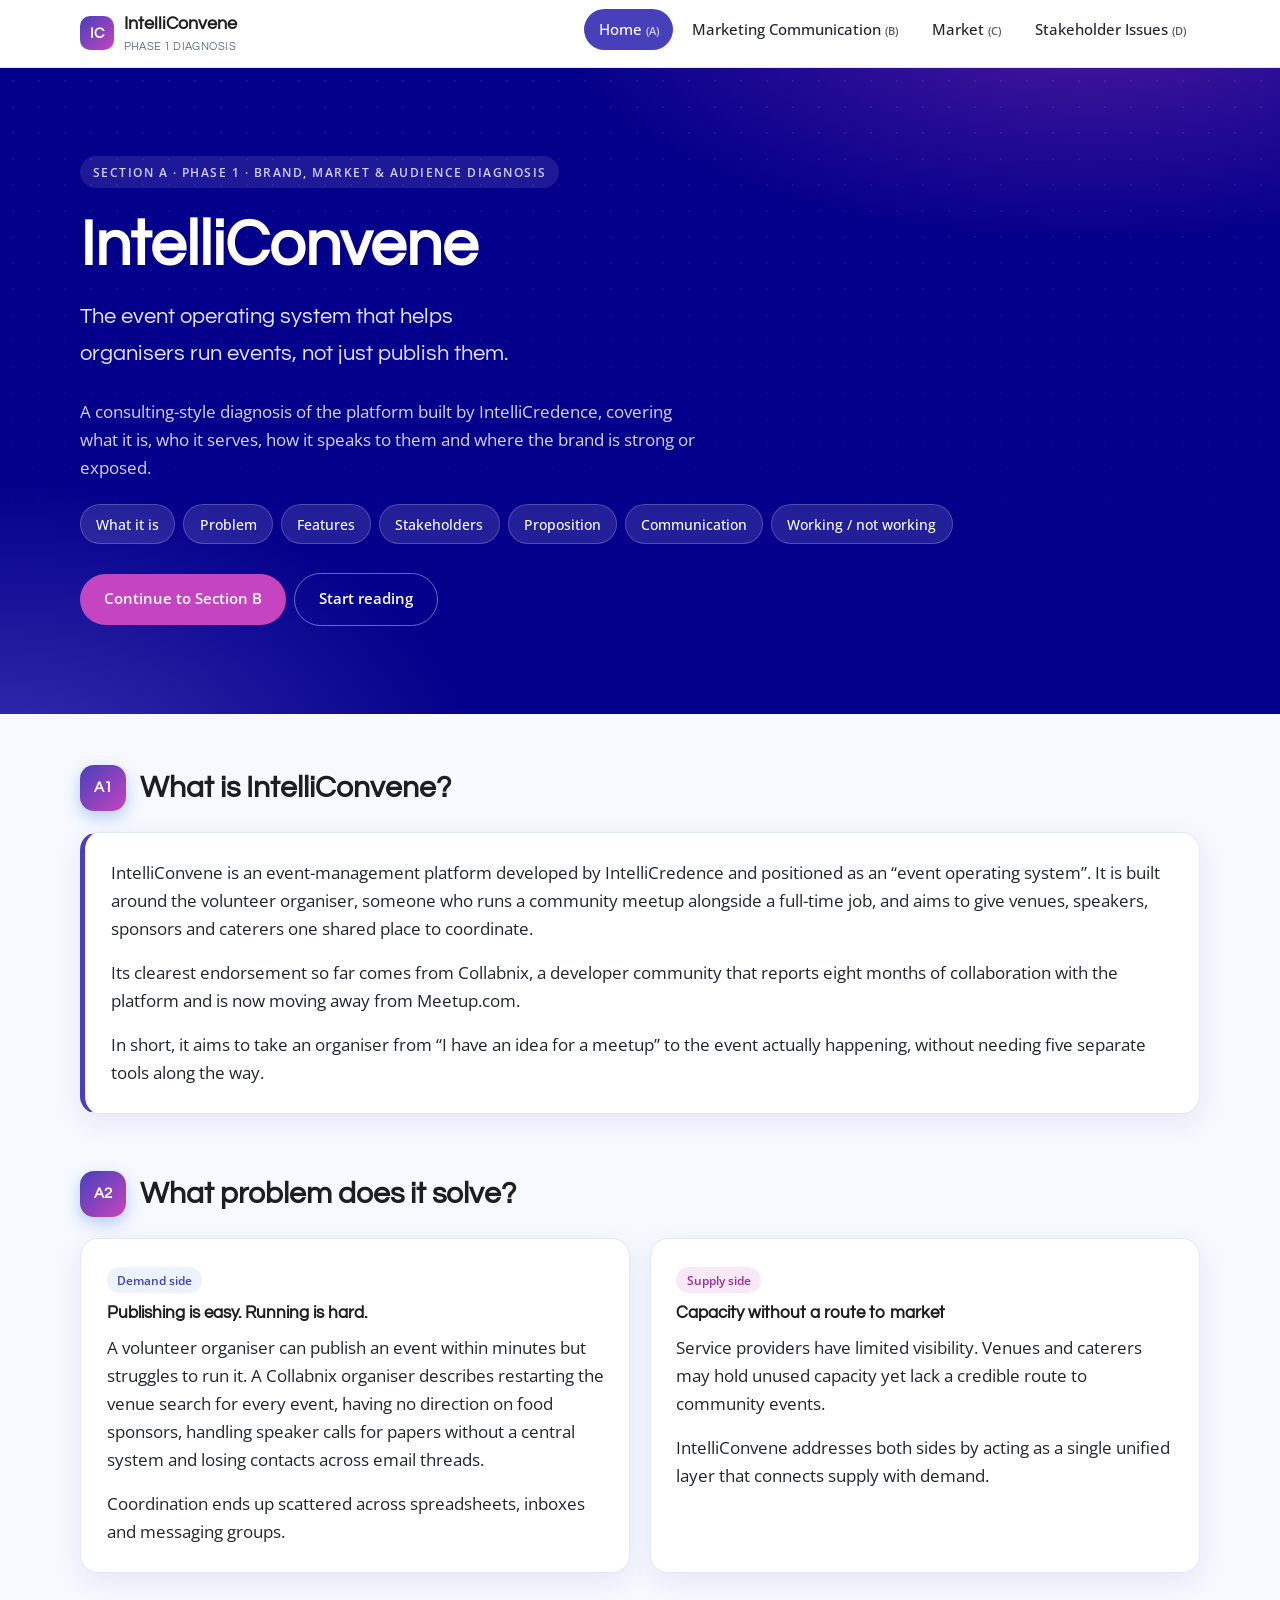
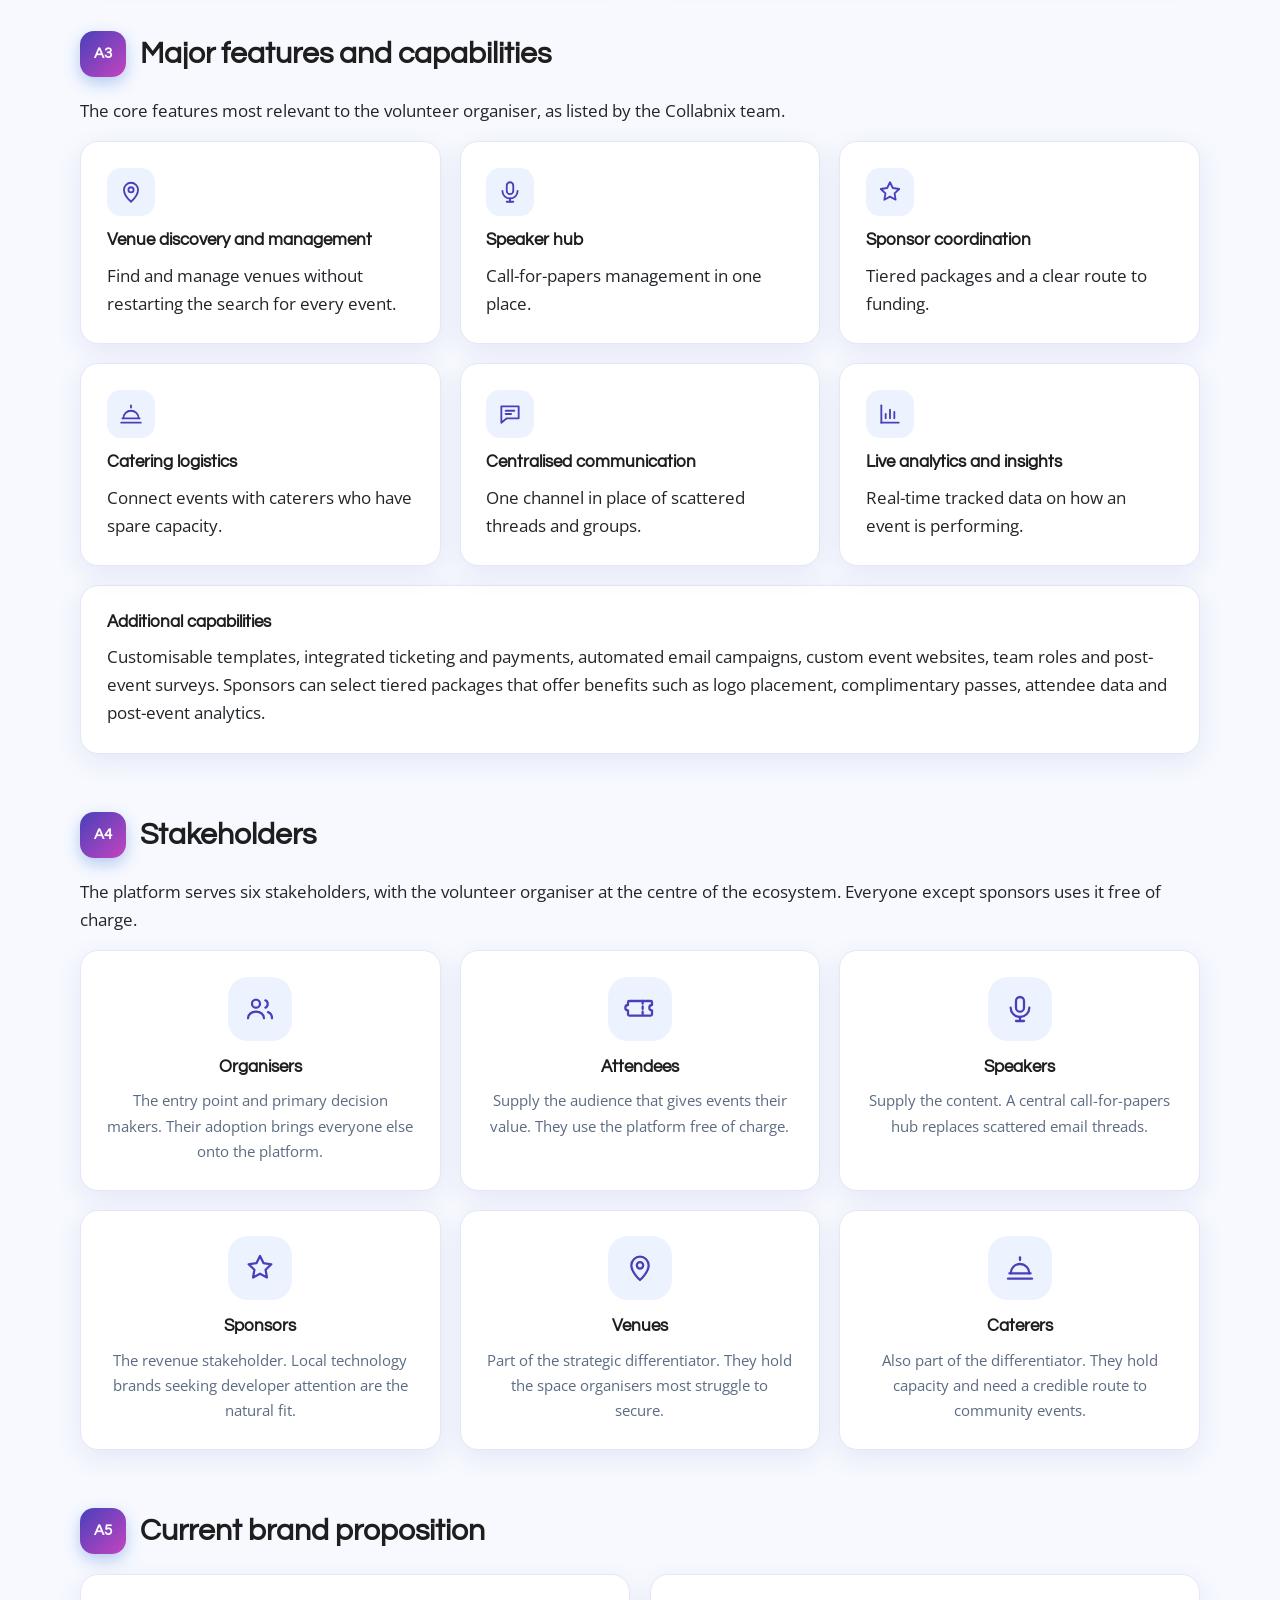
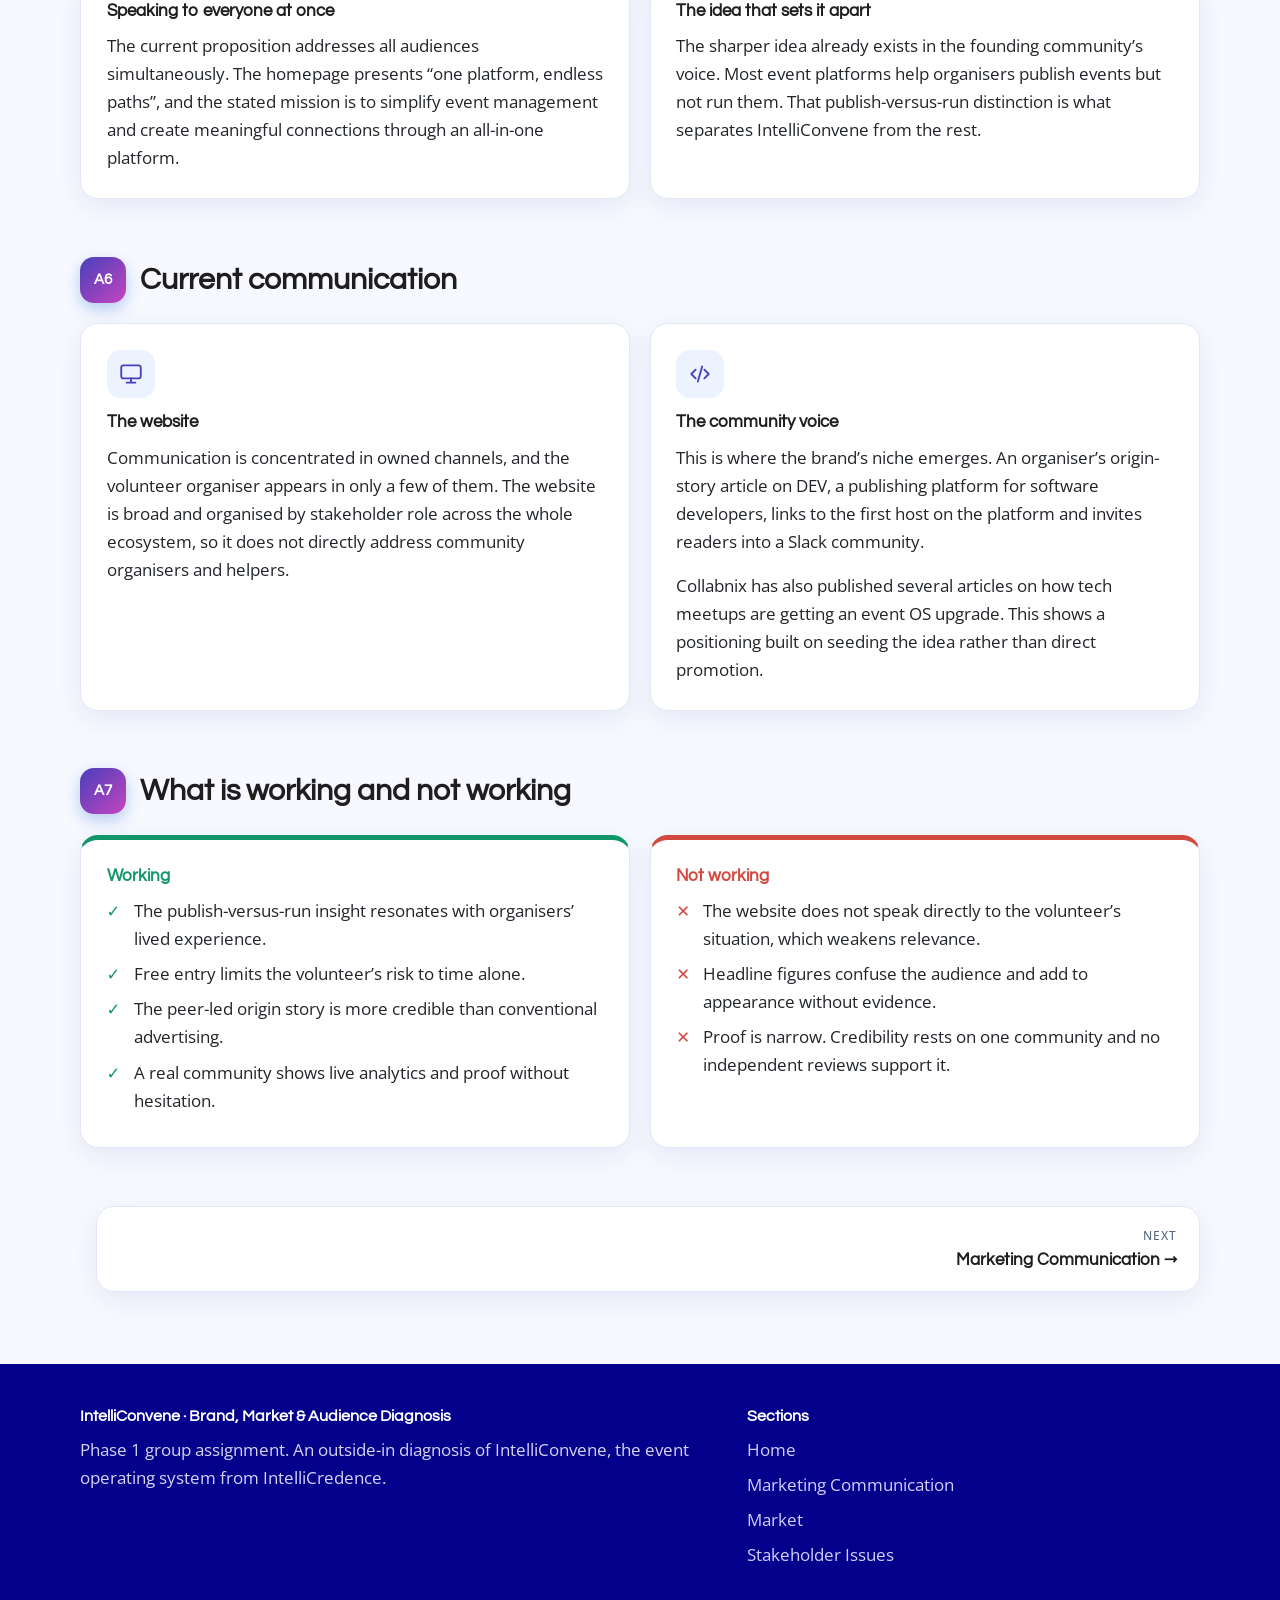
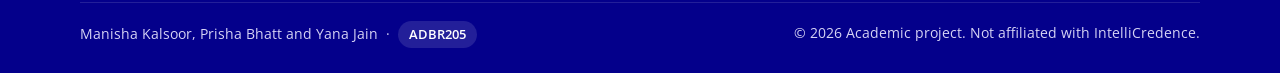
<file: index.html>
<!DOCTYPE html>
<html lang="en">
<head>
<meta charset="utf-8">
<meta name="viewport" content="width=device-width, initial-scale=1">
<title>IntelliConvene | Brand, Market & Audience Diagnosis (ADBR205)</title>
<meta name="description" content="Phase 1 group assignment diagnosing the brand, market and audience of IntelliConvene by IntelliCredence.">
<meta name="theme-color" content="#04008b">
<link rel="icon" href="favicon.svg" type="image/svg+xml">
<link rel="preconnect" href="https://fonts.googleapis.com">
<link rel="preconnect" href="https://fonts.gstatic.com" crossorigin>
<link href="https://fonts.googleapis.com/css2?family=Open+Sans:wght@400;500;600&family=Questrial&display=swap" rel="stylesheet">
<link rel="stylesheet" href="style.css">
</head>
<body>
<a class="skip" href="#main">Skip to content</a>
<div class="progress" aria-hidden="true"></div>
<header class="nav" role="banner"><div class="wrap">
<a class="brand" href="index.html" aria-label="IntelliConvene Phase 1 home"><span class="brand-mark">IC</span><span>IntelliConvene<small>PHASE 1 DIAGNOSIS</small></span></a>
<button class="menu-btn" aria-label="Toggle menu" aria-expanded="false" aria-controls="menu"><span></span></button>
<ul class="nav-links" id="menu"><li><a href="index.html" class="active" aria-current="page">Home<span class="tag">(A)</span></a></li><li><a href="marketing.html">Marketing Communication<span class="tag">(B)</span></a></li><li><a href="market.html">Market<span class="tag">(C)</span></a></li><li><a href="stakeholders.html">Stakeholder Issues<span class="tag">(D)</span></a></li></ul></div></header>
<section class="hero"><div class="wrap">
<span class="eyebrow">Section A · Phase 1 · Brand, Market &amp; Audience Diagnosis</span>
<h1>IntelliConvene</h1>
<p class="tagline">The event operating system that helps organisers run events, not just publish them.</p>
<p class="lead">A consulting-style diagnosis of the platform built by IntelliCredence, covering what it is, who it serves, how it speaks to them and where the brand is strong or exposed.</p>
<div class="chips">
<a class="chip" href="#what">What it is</a><a class="chip" href="#problem">Problem</a><a class="chip" href="#features">Features</a><a class="chip" href="#stakeholders">Stakeholders</a><a class="chip" href="#proposition">Proposition</a><a class="chip" href="#communication">Communication</a><a class="chip" href="#verdict">Working / not working</a>
</div>
<p style="margin-top:1.8rem"><a class="btn" href="marketing.html">Continue to Section B</a><a class="btn ghost" href="#what">Start reading</a></p>
</div></section>
<main id="main">
<section class="block" id="what"><div class="wrap">
<div class="block-head" data-reveal><span class="num">A1</span><h2>What is IntelliConvene?</h2></div>

<div class="card lead-card flat" data-reveal>
<p>IntelliConvene is an event-management platform developed by IntelliCredence and positioned as an &ldquo;event operating system&rdquo;. It is built around the volunteer organiser, someone who runs a community meetup alongside a full-time job, and aims to give venues, speakers, sponsors and caterers one shared place to coordinate.</p>
<p>Its clearest endorsement so far comes from Collabnix, a developer community that reports eight months of collaboration with the platform and is now moving away from Meetup.com.</p>
<p>In short, it aims to take an organiser from &ldquo;I have an idea for a meetup&rdquo; to the event actually happening, without needing five separate tools along the way.</p>
</div>
</div></section><section class="block" id="problem"><div class="wrap">
<div class="block-head" data-reveal><span class="num">A2</span><h2>What problem does it solve?</h2></div>

<div class="grid g2">
<div class="card" data-reveal><span class="pill blue">Demand side</span><h3>Publishing is easy. Running is hard.</h3>
<p>A volunteer organiser can publish an event within minutes but struggles to run it. A Collabnix organiser describes restarting the venue search for every event, having no direction on food sponsors, handling speaker calls for papers without a central system and losing contacts across email threads.</p>
<p>Coordination ends up scattered across spreadsheets, inboxes and messaging groups.</p></div>
<div class="card" data-reveal style="--d:.1s"><span class="pill">Supply side</span><h3>Capacity without a route to market</h3>
<p>Service providers have limited visibility. Venues and caterers may hold unused capacity yet lack a credible route to community events.</p>
<p>IntelliConvene addresses both sides by acting as a single unified layer that connects supply with demand.</p></div>
</div>
</div></section><section class="block" id="features"><div class="wrap">
<div class="block-head" data-reveal><span class="num">A3</span><h2>Major features and capabilities</h2></div>

<p data-reveal>The core features most relevant to the volunteer organiser, as listed by the Collabnix team.</p>
<div class="grid g3"><div class="card" data-reveal style="--d:0.00s"><span class="icon-badge" aria-hidden="true"><svg viewBox="0 0 24 24"><path d="M12 21s-6.5-5.6-6.5-11a6.5 6.5 0 0 1 13 0c0 5.4-6.5 11-6.5 11z"/><circle cx="12" cy="10" r="2.4"/></svg></span><h3>Venue discovery and management</h3><p>Find and manage venues without restarting the search for every event.</p></div><div class="card" data-reveal style="--d:0.07s"><span class="icon-badge" aria-hidden="true"><svg viewBox="0 0 24 24"><rect x="9" y="3" width="6" height="11" rx="3"/><path d="M5 11a7 7 0 0 0 14 0"/><path d="M12 18v3"/><path d="M9 21h6"/></svg></span><h3>Speaker hub</h3><p>Call-for-papers management in one place.</p></div><div class="card" data-reveal style="--d:0.14s"><span class="icon-badge" aria-hidden="true"><svg viewBox="0 0 24 24"><path d="M12 3l2.6 5.3 5.9.9-4.3 4.1 1 5.8L12 16.3 6.8 19.1l1-5.8L3.5 9.2l5.9-.9z"/></svg></span><h3>Sponsor coordination</h3><p>Tiered packages and a clear route to funding.</p></div><div class="card" data-reveal style="--d:0.21s"><span class="icon-badge" aria-hidden="true"><svg viewBox="0 0 24 24"><path d="M4 16h16"/><path d="M5 16a7 7 0 0 1 14 0"/><path d="M12 6V4"/><path d="M3 20h18"/></svg></span><h3>Catering logistics</h3><p>Connect events with caterers who have spare capacity.</p></div><div class="card" data-reveal style="--d:0.28s"><span class="icon-badge" aria-hidden="true"><svg viewBox="0 0 24 24"><path d="M4 5h16v11H9l-5 4z"/><path d="M8 9h8M8 12h5"/></svg></span><h3>Centralised communication</h3><p>One channel in place of scattered threads and groups.</p></div><div class="card" data-reveal style="--d:0.35s"><span class="icon-badge" aria-hidden="true"><svg viewBox="0 0 24 24"><path d="M4 20V4"/><path d="M4 20h16"/><path d="M8 16v-4M12 16V8M16 16v-6"/></svg></span><h3>Live analytics and insights</h3><p>Real-time tracked data on how an event is performing.</p></div></div>
<div class="card flat" style="margin-top:1.2rem" data-reveal><h3>Additional capabilities</h3>
<p>Customisable templates, integrated ticketing and payments, automated email campaigns, custom event websites, team roles and post-event surveys. Sponsors can select tiered packages that offer benefits such as logo placement, complimentary passes, attendee data and post-event analytics.</p></div>
</div></section><section class="block" id="stakeholders"><div class="wrap">
<div class="block-head" data-reveal><span class="num">A4</span><h2>Stakeholders</h2></div>

<p data-reveal>The platform serves six stakeholders, with the volunteer organiser at the centre of the ecosystem. Everyone except sponsors uses it free of charge.</p>
<div class="grid g3 stake-grid"><div class="card stake" data-reveal style="--d:0.00s"><span class="icon-badge" aria-hidden="true"><svg viewBox="0 0 24 24"><path d="M9 11a3 3 0 1 0 0-6 3 3 0 0 0 0 6z"/><path d="M3 19c0-3 2.7-5 6-5s6 2 6 5"/><path d="M16 5.5a3 3 0 0 1 0 5.5"/><path d="M18 14.3c1.8.6 3 2.2 3 4.7"/></svg></span><h3>Organisers</h3><p>The entry point and primary decision makers. Their adoption brings everyone else onto the platform.</p></div><div class="card stake" data-reveal style="--d:0.07s"><span class="icon-badge" aria-hidden="true"><svg viewBox="0 0 24 24"><path d="M3 9a2 2 0 0 0 0 4v3a1 1 0 0 0 1 1h16a1 1 0 0 0 1-1v-3a2 2 0 0 1 0-4V7a1 1 0 0 0-1-1H4a1 1 0 0 0-1 1z"/><path d="M14 6v12" stroke-dasharray="2 2"/></svg></span><h3>Attendees</h3><p>Supply the audience that gives events their value. They use the platform free of charge.</p></div><div class="card stake" data-reveal style="--d:0.14s"><span class="icon-badge" aria-hidden="true"><svg viewBox="0 0 24 24"><rect x="9" y="3" width="6" height="11" rx="3"/><path d="M5 11a7 7 0 0 0 14 0"/><path d="M12 18v3"/><path d="M9 21h6"/></svg></span><h3>Speakers</h3><p>Supply the content. A central call-for-papers hub replaces scattered email threads.</p></div><div class="card stake" data-reveal style="--d:0.21s"><span class="icon-badge" aria-hidden="true"><svg viewBox="0 0 24 24"><path d="M12 3l2.6 5.3 5.9.9-4.3 4.1 1 5.8L12 16.3 6.8 19.1l1-5.8L3.5 9.2l5.9-.9z"/></svg></span><h3>Sponsors</h3><p>The revenue stakeholder. Local technology brands seeking developer attention are the natural fit.</p></div><div class="card stake" data-reveal style="--d:0.28s"><span class="icon-badge" aria-hidden="true"><svg viewBox="0 0 24 24"><path d="M12 21s-6.5-5.6-6.5-11a6.5 6.5 0 0 1 13 0c0 5.4-6.5 11-6.5 11z"/><circle cx="12" cy="10" r="2.4"/></svg></span><h3>Venues</h3><p>Part of the strategic differentiator. They hold the space organisers most struggle to secure.</p></div><div class="card stake" data-reveal style="--d:0.35s"><span class="icon-badge" aria-hidden="true"><svg viewBox="0 0 24 24"><path d="M4 16h16"/><path d="M5 16a7 7 0 0 1 14 0"/><path d="M12 6V4"/><path d="M3 20h18"/></svg></span><h3>Caterers</h3><p>Also part of the differentiator. They hold capacity and need a credible route to community events.</p></div></div>
</div></section><section class="block" id="proposition"><div class="wrap">
<div class="block-head" data-reveal><span class="num">A5</span><h2>Current brand proposition</h2></div>

<div class="grid g2">
<div class="card" data-reveal><h3>Speaking to everyone at once</h3>
<p>The current proposition addresses all audiences simultaneously. The homepage presents &ldquo;one platform, endless paths&rdquo;, and the stated mission is to simplify event management and create meaningful connections through an all-in-one platform.</p></div>
<div class="card" data-reveal style="--d:.1s"><h3>The idea that sets it apart</h3>
<p>The sharper idea already exists in the founding community&rsquo;s voice. Most event platforms help organisers publish events but not run them. That publish-versus-run distinction is what separates IntelliConvene from the rest.</p></div>
</div>
</div></section><section class="block" id="communication"><div class="wrap">
<div class="block-head" data-reveal><span class="num">A6</span><h2>Current communication</h2></div>

<div class="grid g2">
<div class="card" data-reveal><span class="icon-badge" aria-hidden="true"><svg viewBox="0 0 24 24"><rect x="3" y="4" width="18" height="12" rx="2"/><path d="M8 20h8M12 16v4"/></svg></span><h3>The website</h3>
<p>Communication is concentrated in owned channels, and the volunteer organiser appears in only a few of them. The website is broad and organised by stakeholder role across the whole ecosystem, so it does not directly address community organisers and helpers.</p></div>
<div class="card" data-reveal style="--d:.1s"><span class="icon-badge" aria-hidden="true"><svg viewBox="0 0 24 24"><path d="M8 8l-4 4 4 4M16 8l4 4-4 4M14 5l-4 14"/></svg></span><h3>The community voice</h3>
<p>This is where the brand&rsquo;s niche emerges. An organiser&rsquo;s origin-story article on DEV, a publishing platform for software developers, links to the first host on the platform and invites readers into a Slack community.</p>
<p>Collabnix has also published several articles on how tech meetups are getting an event OS upgrade. This shows a positioning built on seeding the idea rather than direct promotion.</p></div>
</div>
</div></section><section class="block" id="verdict"><div class="wrap">
<div class="block-head" data-reveal><span class="num">A7</span><h2>What is working and not working</h2></div>

<div class="grid g2">
<div class="card col-good flat" data-reveal><h3>Working</h3><ul class="tick">
<li>The publish-versus-run insight resonates with organisers&rsquo; lived experience.</li>
<li>Free entry limits the volunteer&rsquo;s risk to time alone.</li>
<li>The peer-led origin story is more credible than conventional advertising.</li>
<li>A real community shows live analytics and proof without hesitation.</li>
</ul></div>
<div class="card col-bad flat" data-reveal style="--d:.1s"><h3>Not working</h3><ul class="tick">
<li>The website does not speak directly to the volunteer&rsquo;s situation, which weakens relevance.</li>
<li>Headline figures confuse the audience and add to appearance without evidence.</li>
<li>Proof is narrow. Credibility rests on one community and no independent reviews support it.</li>
</ul></div>
</div>
</div></section>
<div class="wrap"><nav class="pager" aria-label="Page navigation"><span></span><a class="next" href="marketing.html"><small>Next</small>Marketing Communication &rarr;</a></nav></div>
</main>
<footer><div class="wrap"><div class="cols">
<div><h4>IntelliConvene · Brand, Market &amp; Audience Diagnosis</h4>
<p>Phase 1 group assignment. An outside-in diagnosis of IntelliConvene, the event operating system from IntelliCredence.</p></div>
<div><h4>Sections</h4><ul><li><a href="index.html">Home</a></li><li><a href="marketing.html">Marketing Communication</a></li><li><a href="market.html">Market</a></li><li><a href="stakeholders.html">Stakeholder Issues</a></li></ul></div></div>
<div class="foot-bottom"><span>Manisha Kalsoor, Prisha Bhatt and Yana Jain &nbsp;·&nbsp; <span class="code">ADBR205</span></span><span>&copy; 2026 Academic project. Not affiliated with IntelliCredence.</span></div></div></footer>
<script src="main.js"></script>
</body>
</html>
</file>
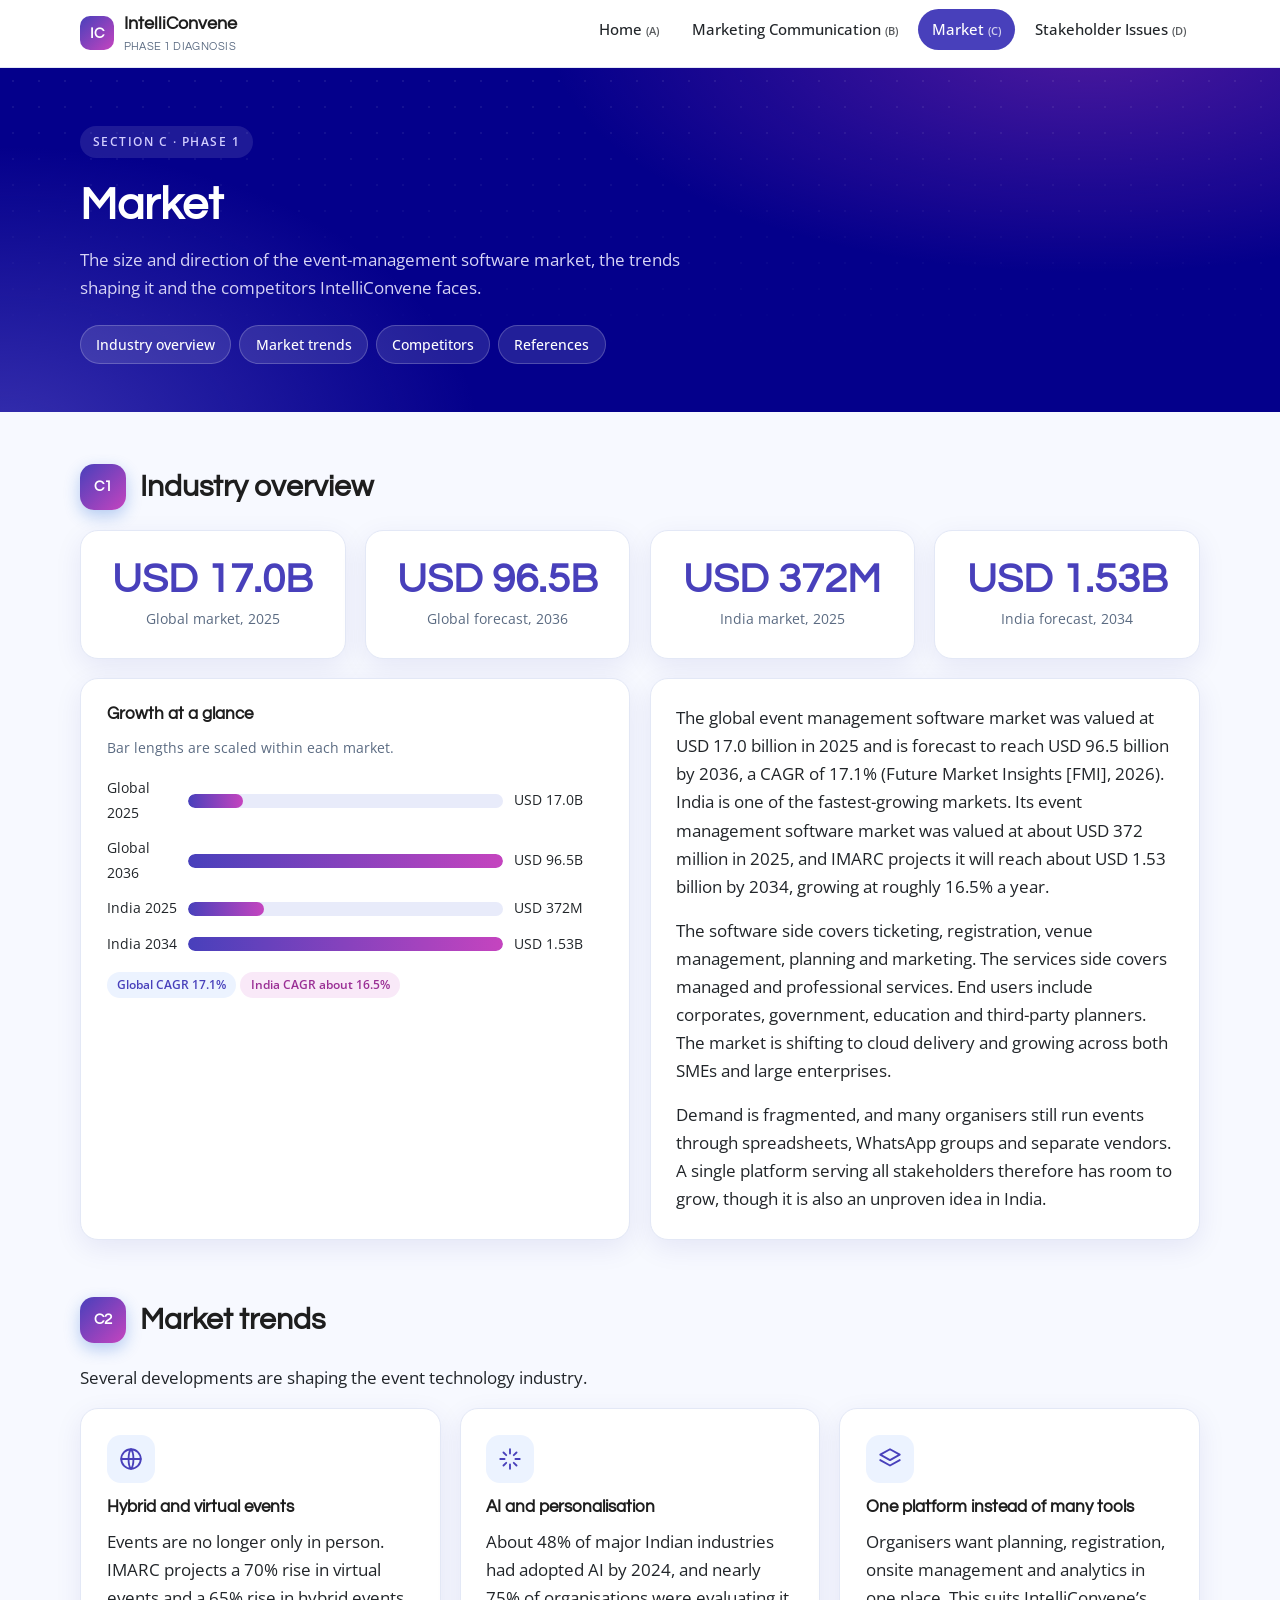
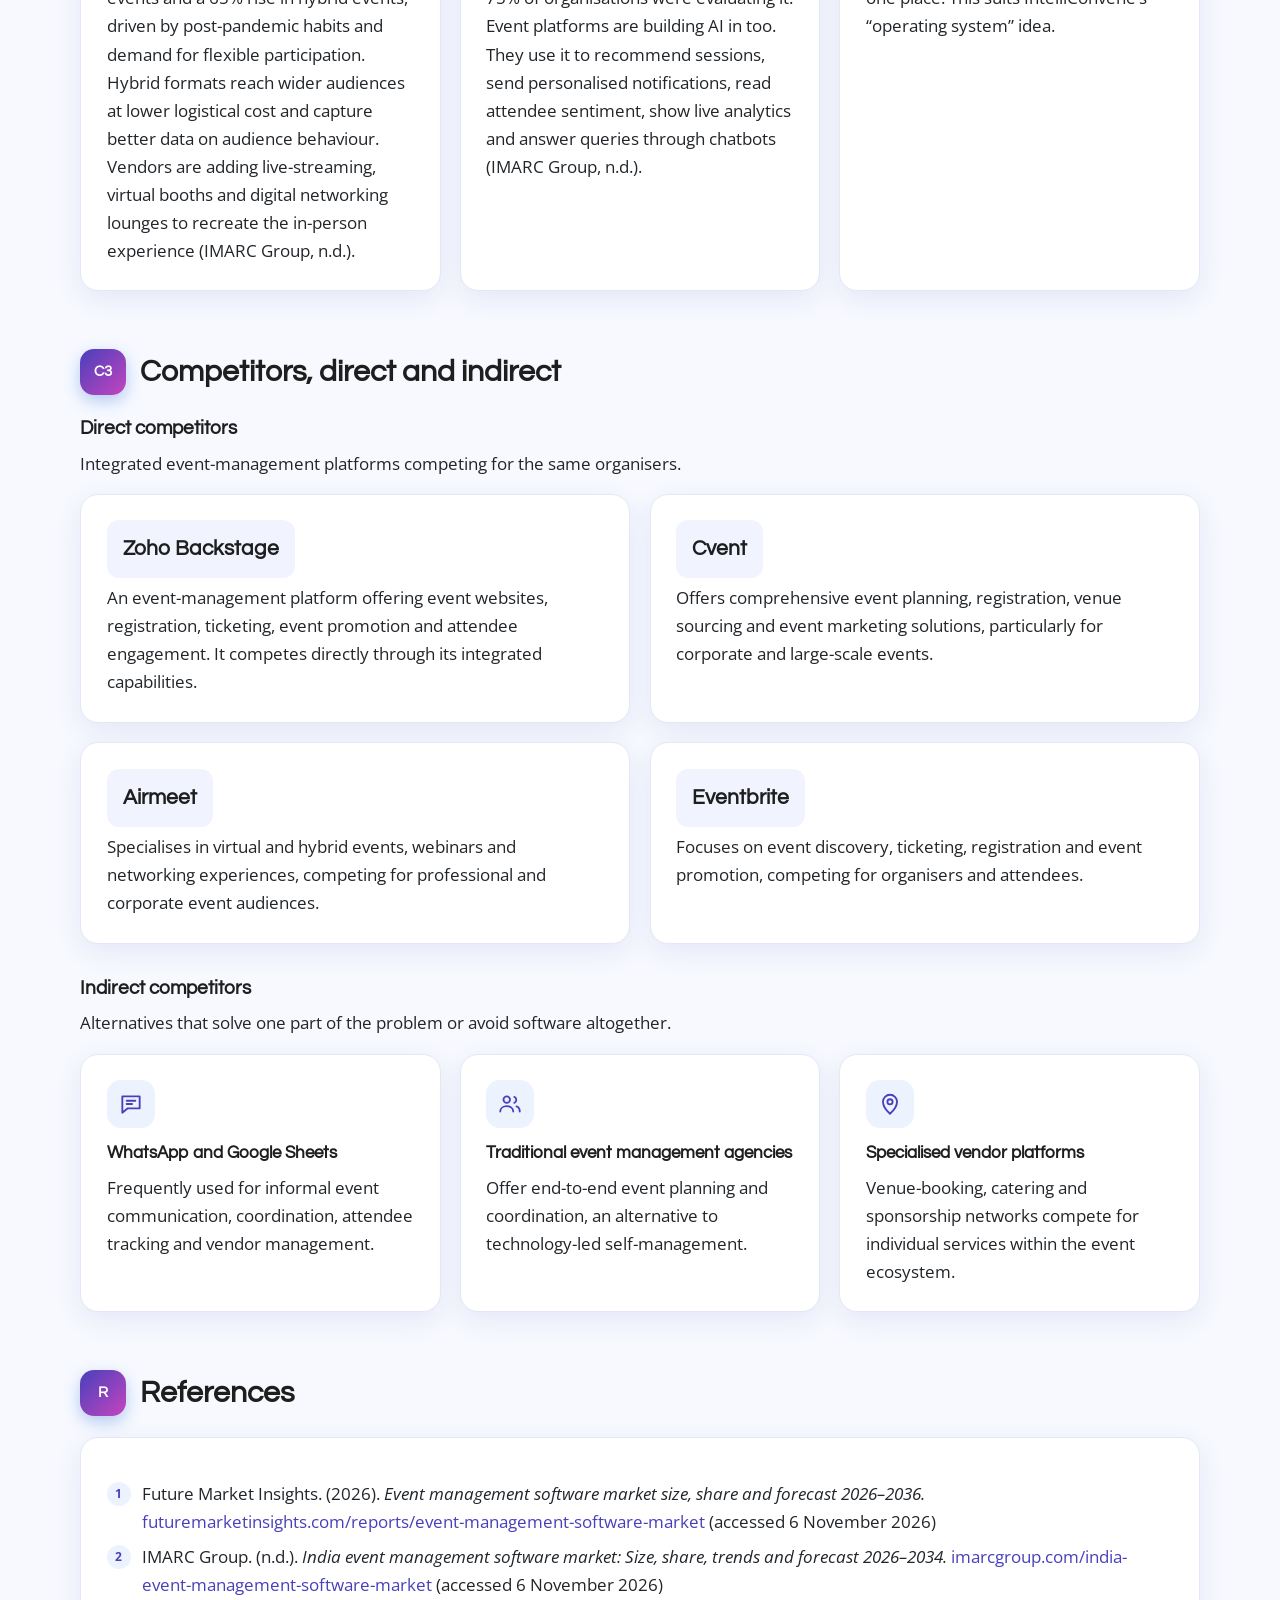
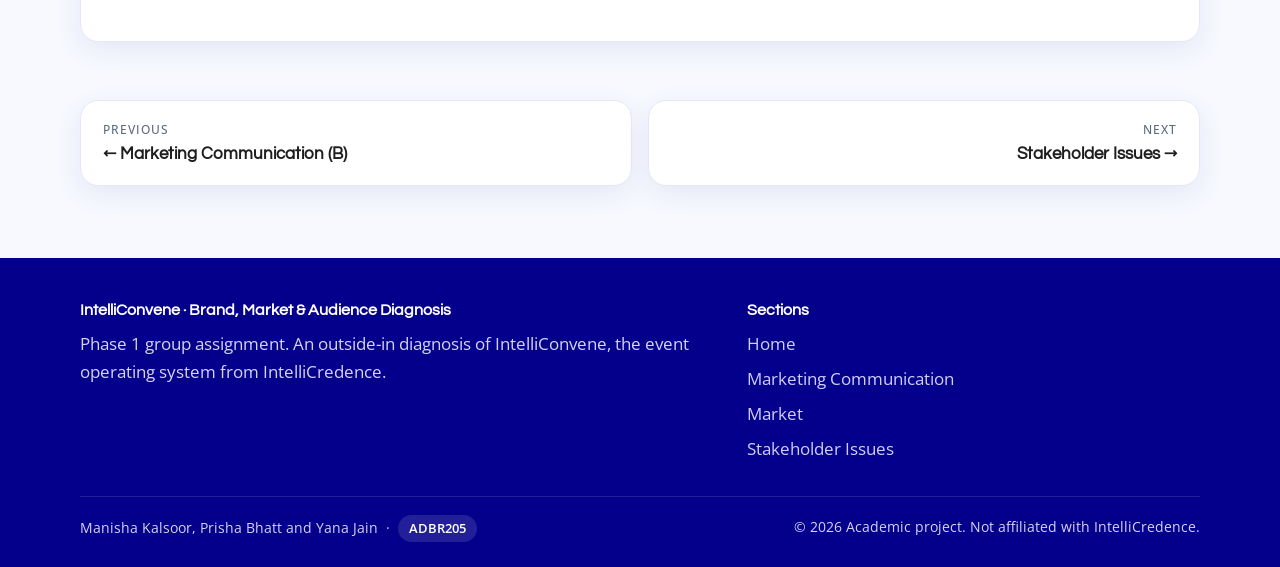
<file: market.html>
<!DOCTYPE html>
<html lang="en">
<head>
<meta charset="utf-8">
<meta name="viewport" content="width=device-width, initial-scale=1">
<title>Market | IntelliConvene Phase 1 (ADBR205)</title>
<meta name="description" content="Industry overview, market trends and direct and indirect competitors for IntelliConvene.">
<meta name="theme-color" content="#04008b">
<link rel="icon" href="favicon.svg" type="image/svg+xml">
<link rel="preconnect" href="https://fonts.googleapis.com">
<link rel="preconnect" href="https://fonts.gstatic.com" crossorigin>
<link href="https://fonts.googleapis.com/css2?family=Open+Sans:wght@400;500;600&family=Questrial&display=swap" rel="stylesheet">
<link rel="stylesheet" href="style.css">
</head>
<body>
<a class="skip" href="#main">Skip to content</a>
<div class="progress" aria-hidden="true"></div>
<header class="nav" role="banner"><div class="wrap">
<a class="brand" href="index.html" aria-label="IntelliConvene Phase 1 home"><span class="brand-mark">IC</span><span>IntelliConvene<small>PHASE 1 DIAGNOSIS</small></span></a>
<button class="menu-btn" aria-label="Toggle menu" aria-expanded="false" aria-controls="menu"><span></span></button>
<ul class="nav-links" id="menu"><li><a href="index.html">Home<span class="tag">(A)</span></a></li><li><a href="marketing.html">Marketing Communication<span class="tag">(B)</span></a></li><li><a href="market.html" class="active" aria-current="page">Market<span class="tag">(C)</span></a></li><li><a href="stakeholders.html">Stakeholder Issues<span class="tag">(D)</span></a></li></ul></div></header>
<section class="hero small"><div class="wrap">
<span class="eyebrow">Section C · Phase 1</span>
<h1>Market</h1>
<p class="lead">The size and direction of the event-management software market, the trends shaping it and the competitors IntelliConvene faces.</p>
<div class="chips"><a class="chip" href="#industry">Industry overview</a><a class="chip" href="#trends">Market trends</a><a class="chip" href="#competitors">Competitors</a><a class="chip" href="#references">References</a></div>
</div></section>
<main id="main">
<section class="block" id="industry"><div class="wrap">
<div class="block-head" data-reveal><span class="num">C1</span><h2>Industry overview</h2></div>

<div class="grid g4">
<div class="card stat" data-reveal><div class="big" data-count="17.0" data-dec="1" data-pre="USD " data-suf="B">USD 17.0B</div><div class="lbl">Global market, 2025</div></div>
<div class="card stat" data-reveal style="--d:.07s"><div class="big" data-count="96.5" data-dec="1" data-pre="USD " data-suf="B">USD 96.5B</div><div class="lbl">Global forecast, 2036</div></div>
<div class="card stat" data-reveal style="--d:.14s"><div class="big" data-count="372" data-dec="0" data-pre="USD " data-suf="M">USD 372M</div><div class="lbl">India market, 2025</div></div>
<div class="card stat" data-reveal style="--d:.21s"><div class="big" data-count="1.53" data-dec="2" data-pre="USD " data-suf="B">USD 1.53B</div><div class="lbl">India forecast, 2034</div></div>
</div>
<div class="grid g2" style="margin-top:1.2rem">
<div class="card flat" data-reveal><h3>Growth at a glance</h3>
<p class="note">Bar lengths are scaled within each market.</p>
<div class="bars">
<div class="bar-row"><span>Global 2025</span><div class="bar-track"><div class="bar-fill" style="--w:17.6%"></div></div><span>USD 17.0B</span></div>
<div class="bar-row"><span>Global 2036</span><div class="bar-track"><div class="bar-fill" style="--w:100%"></div></div><span>USD 96.5B</span></div>
<div class="bar-row"><span>India 2025</span><div class="bar-track"><div class="bar-fill" style="--w:24.3%"></div></div><span>USD 372M</span></div>
<div class="bar-row"><span>India 2034</span><div class="bar-track"><div class="bar-fill" style="--w:100%"></div></div><span>USD 1.53B</span></div>
</div>
<p style="margin-top:.8rem"><span class="pill blue">Global CAGR 17.1%</span> <span class="pill">India CAGR about 16.5%</span></p></div>
<div class="card flat" data-reveal style="--d:.1s">
<p>The global event management software market was valued at USD 17.0 billion in 2025 and is forecast to reach USD 96.5 billion by 2036, a CAGR of 17.1% (Future Market Insights [FMI], 2026). India is one of the fastest-growing markets. Its event management software market was valued at about USD 372 million in 2025, and IMARC projects it will reach about USD 1.53 billion by 2034, growing at roughly 16.5% a year.</p>
<p>The software side covers ticketing, registration, venue management, planning and marketing. The services side covers managed and professional services. End users include corporates, government, education and third-party planners. The market is shifting to cloud delivery and growing across both SMEs and large enterprises.</p>
<p>Demand is fragmented, and many organisers still run events through spreadsheets, WhatsApp groups and separate vendors. A single platform serving all stakeholders therefore has room to grow, though it is also an unproven idea in India.</p></div>
</div>
</div></section><section class="block" id="trends"><div class="wrap">
<div class="block-head" data-reveal><span class="num">C2</span><h2>Market trends</h2></div>

<p data-reveal>Several developments are shaping the event technology industry.</p>
<div class="grid g3"><div class="card" data-reveal style="--d:0.00s"><span class="icon-badge" aria-hidden="true"><svg viewBox="0 0 24 24"><circle cx="12" cy="12" r="9"/><path d="M3 12h18"/><path d="M12 3c3 3 3 15 0 18M12 3c-3 3-3 15 0 18"/></svg></span><h3>Hybrid and virtual events</h3><p>Events are no longer only in person. IMARC projects a 70% rise in virtual events and a 65% rise in hybrid events, driven by post-pandemic habits and demand for flexible participation. Hybrid formats reach wider audiences at lower logistical cost and capture better data on audience behaviour. Vendors are adding live-streaming, virtual booths and digital networking lounges to recreate the in-person experience (IMARC Group, n.d.).</p></div><div class="card" data-reveal style="--d:0.07s"><span class="icon-badge" aria-hidden="true"><svg viewBox="0 0 24 24"><path d="M12 3v4M12 17v4M3 12h4M17 12h4M6 6l2.5 2.5M15.5 15.5L18 18M18 6l-2.5 2.5M8.5 15.5L6 18"/></svg></span><h3>AI and personalisation</h3><p>About 48% of major Indian industries had adopted AI by 2024, and nearly 75% of organisations were evaluating it. Event platforms are building AI in too. They use it to recommend sessions, send personalised notifications, read attendee sentiment, show live analytics and answer queries through chatbots (IMARC Group, n.d.).</p></div><div class="card" data-reveal style="--d:0.14s"><span class="icon-badge" aria-hidden="true"><svg viewBox="0 0 24 24"><path d="M12 3l9 5-9 5-9-5z"/><path d="M3 13l9 5 9-5"/></svg></span><h3>One platform instead of many tools</h3><p>Organisers want planning, registration, onsite management and analytics in one place. This suits IntelliConvene&rsquo;s &ldquo;operating system&rdquo; idea.</p></div></div>
</div></section><section class="block" id="competitors"><div class="wrap">
<div class="block-head" data-reveal><span class="num">C3</span><h2>Competitors, direct and indirect</h2></div>

<h3 data-reveal>Direct competitors</h3>
<p data-reveal>Integrated event-management platforms competing for the same organisers.</p>
<div class="grid g2">
<div class="card comp" data-reveal style="--d:0s"><div class="wordmark">Zoho Backstage</div><p>An event-management platform offering event websites, registration, ticketing, event promotion and attendee engagement. It competes directly through its integrated capabilities.</p></div>
<div class="card comp" data-reveal style="--d:0.07s"><div class="wordmark">Cvent</div><p>Offers comprehensive event planning, registration, venue sourcing and event marketing solutions, particularly for corporate and large-scale events.</p></div>
<div class="card comp" data-reveal style="--d:0.14s"><div class="wordmark">Airmeet</div><p>Specialises in virtual and hybrid events, webinars and networking experiences, competing for professional and corporate event audiences.</p></div>
<div class="card comp" data-reveal style="--d:0.21s"><div class="wordmark">Eventbrite</div><p>Focuses on event discovery, ticketing, registration and event promotion, competing for organisers and attendees.</p></div>
</div>
<h3 style="margin-top:2rem" data-reveal>Indirect competitors</h3>
<p data-reveal>Alternatives that solve one part of the problem or avoid software altogether.</p>
<div class="grid g3"><div class="card" data-reveal style="--d:0.00s"><span class="icon-badge" aria-hidden="true"><svg viewBox="0 0 24 24"><path d="M4 5h16v11H9l-5 4z"/><path d="M8 9h8M8 12h5"/></svg></span><h3>WhatsApp and Google Sheets</h3><p>Frequently used for informal event communication, coordination, attendee tracking and vendor management.</p></div><div class="card" data-reveal style="--d:0.07s"><span class="icon-badge" aria-hidden="true"><svg viewBox="0 0 24 24"><path d="M9 11a3 3 0 1 0 0-6 3 3 0 0 0 0 6z"/><path d="M3 19c0-3 2.7-5 6-5s6 2 6 5"/><path d="M16 5.5a3 3 0 0 1 0 5.5"/><path d="M18 14.3c1.8.6 3 2.2 3 4.7"/></svg></span><h3>Traditional event management agencies</h3><p>Offer end-to-end event planning and coordination, an alternative to technology-led self-management.</p></div><div class="card" data-reveal style="--d:0.14s"><span class="icon-badge" aria-hidden="true"><svg viewBox="0 0 24 24"><path d="M12 21s-6.5-5.6-6.5-11a6.5 6.5 0 0 1 13 0c0 5.4-6.5 11-6.5 11z"/><circle cx="12" cy="10" r="2.4"/></svg></span><h3>Specialised vendor platforms</h3><p>Venue-booking, catering and sponsorship networks compete for individual services within the event ecosystem.</p></div></div>
</div></section><section class="block" id="references"><div class="wrap">
<div class="block-head" data-reveal><span class="num">R</span><h2>References</h2></div>

<div class="card flat" data-reveal><ol class="refs">
<li>Future Market Insights. (2026). <em>Event management software market size, share and forecast 2026&ndash;2036.</em> <a href="https://futuremarketinsights.com/reports/event-management-software-market" target="_blank" rel="noopener">futuremarketinsights.com/reports/event-management-software-market</a> (accessed 6 November 2026)</li>
<li>IMARC Group. (n.d.). <em>India event management software market: Size, share, trends and forecast 2026&ndash;2034.</em> <a href="https://www.imarcgroup.com/india-event-management-software-market" target="_blank" rel="noopener">imarcgroup.com/india-event-management-software-market</a> (accessed 6 November 2026)</li>
</ol></div>
</div></section>
<div class="wrap"><nav class="pager" aria-label="Page navigation"><a href="marketing.html"><small>Previous</small>&larr; Marketing Communication (B)</a><a class="next" href="stakeholders.html"><small>Next</small>Stakeholder Issues &rarr;</a></nav></div>
</main>
<footer><div class="wrap"><div class="cols">
<div><h4>IntelliConvene · Brand, Market &amp; Audience Diagnosis</h4>
<p>Phase 1 group assignment. An outside-in diagnosis of IntelliConvene, the event operating system from IntelliCredence.</p></div>
<div><h4>Sections</h4><ul><li><a href="index.html">Home</a></li><li><a href="marketing.html">Marketing Communication</a></li><li><a href="market.html">Market</a></li><li><a href="stakeholders.html">Stakeholder Issues</a></li></ul></div></div>
<div class="foot-bottom"><span>Manisha Kalsoor, Prisha Bhatt and Yana Jain &nbsp;·&nbsp; <span class="code">ADBR205</span></span><span>&copy; 2026 Academic project. Not affiliated with IntelliCredence.</span></div></div></footer>
<script src="main.js"></script>
</body>
</html>
</file>
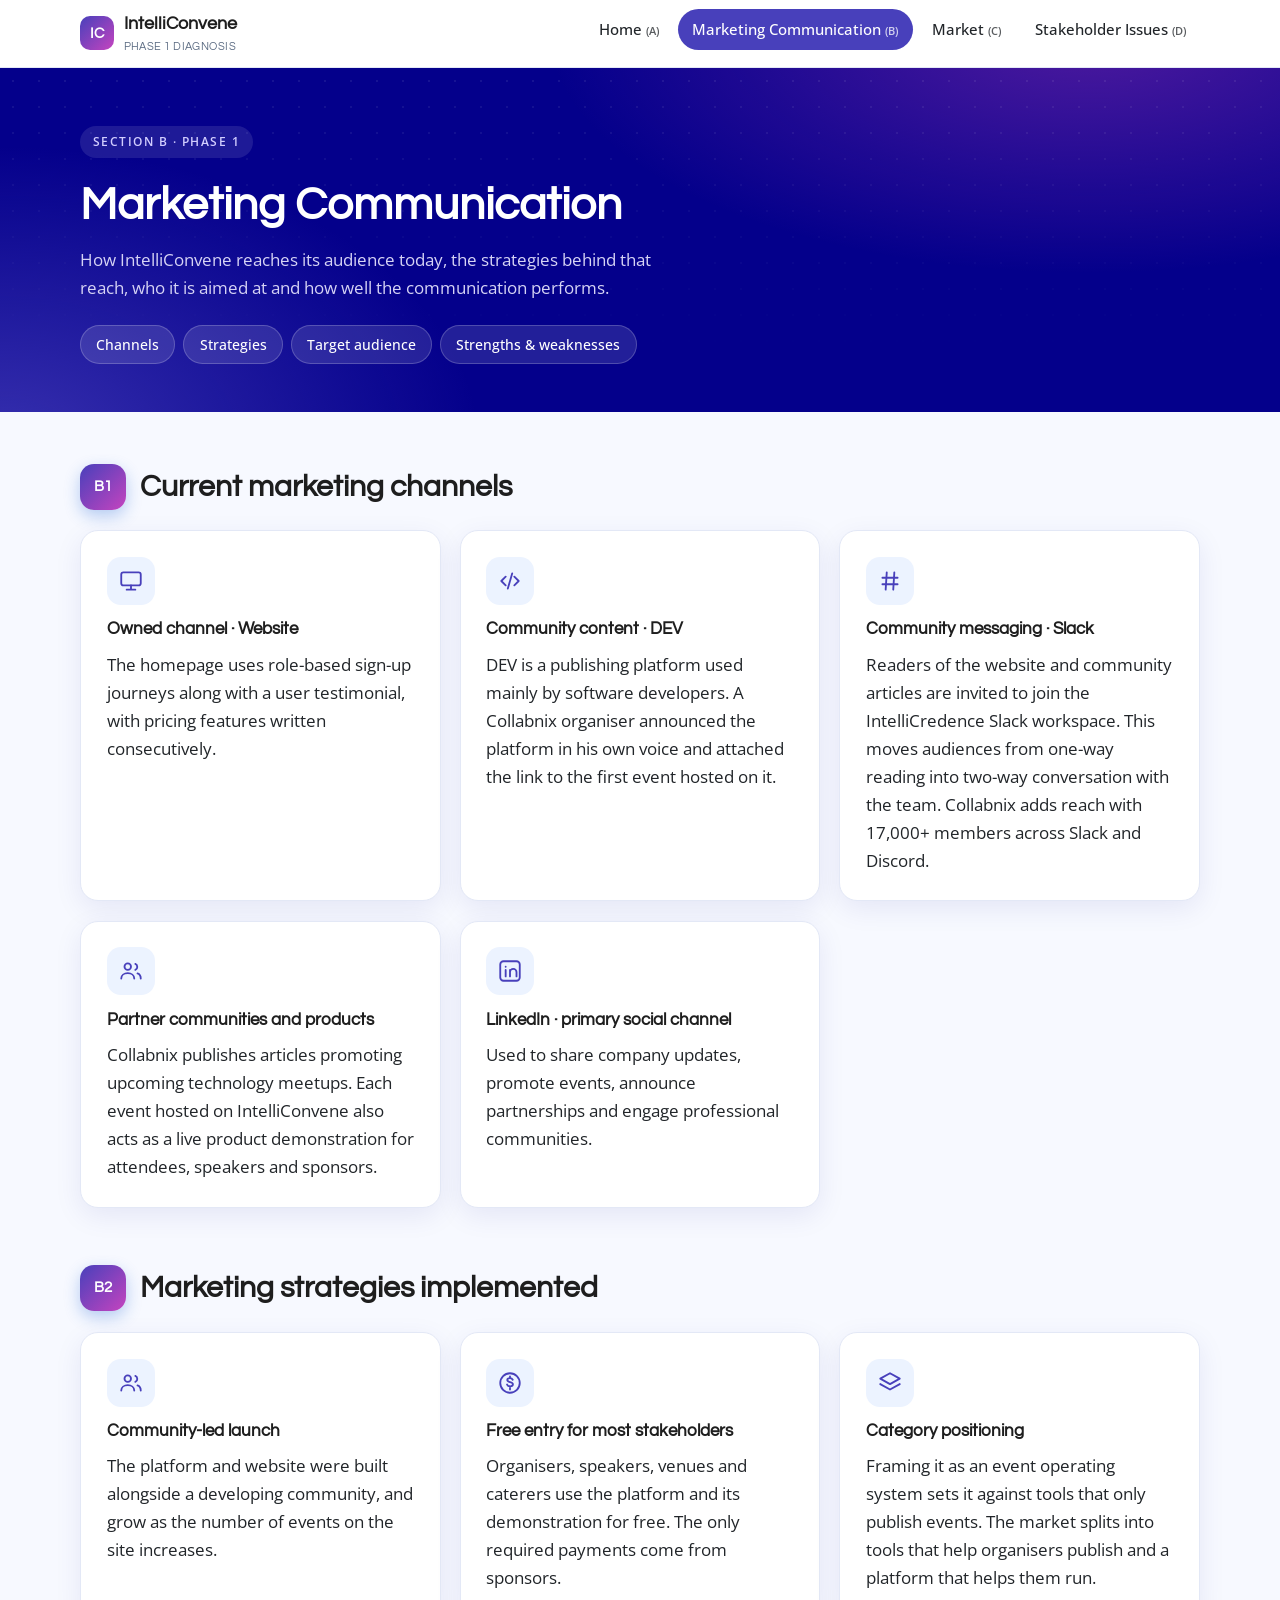
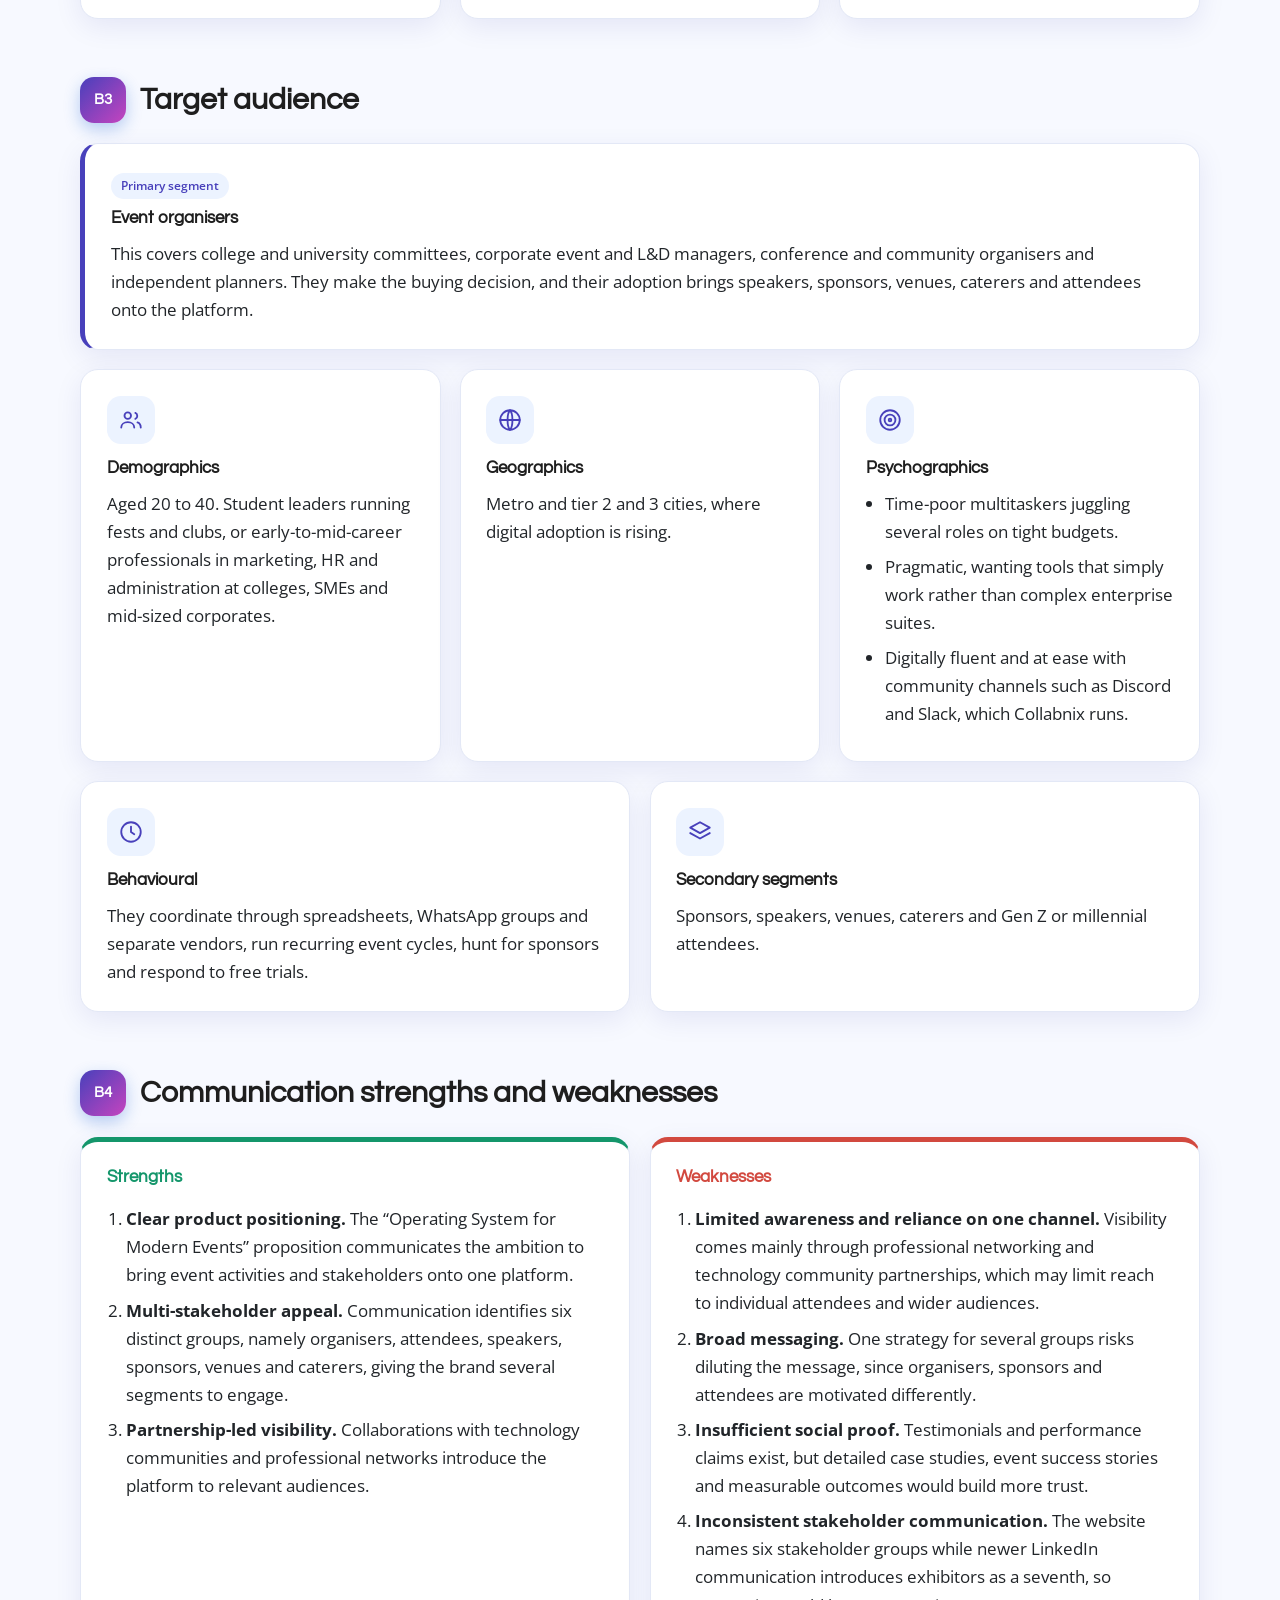
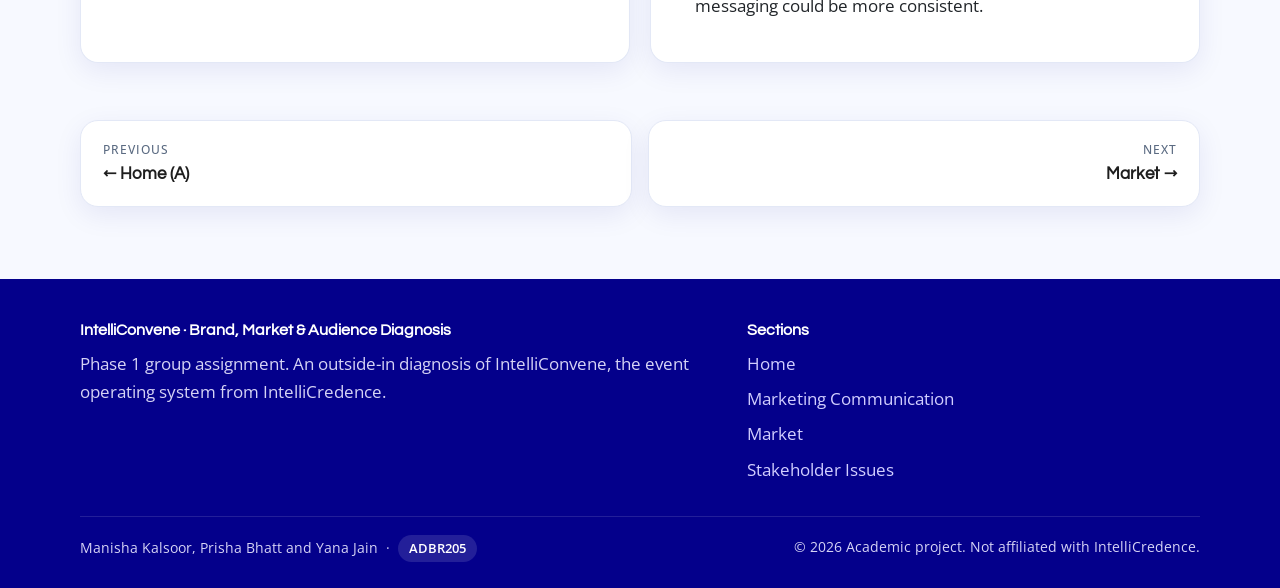
<file: marketing.html>
<!DOCTYPE html>
<html lang="en">
<head>
<meta charset="utf-8">
<meta name="viewport" content="width=device-width, initial-scale=1">
<title>Marketing Communication | IntelliConvene Phase 1 (ADBR205)</title>
<meta name="description" content="Channels, strategies, target audience and communication strengths and weaknesses for IntelliConvene.">
<meta name="theme-color" content="#04008b">
<link rel="icon" href="favicon.svg" type="image/svg+xml">
<link rel="preconnect" href="https://fonts.googleapis.com">
<link rel="preconnect" href="https://fonts.gstatic.com" crossorigin>
<link href="https://fonts.googleapis.com/css2?family=Open+Sans:wght@400;500;600&family=Questrial&display=swap" rel="stylesheet">
<link rel="stylesheet" href="style.css">
</head>
<body>
<a class="skip" href="#main">Skip to content</a>
<div class="progress" aria-hidden="true"></div>
<header class="nav" role="banner"><div class="wrap">
<a class="brand" href="index.html" aria-label="IntelliConvene Phase 1 home"><span class="brand-mark">IC</span><span>IntelliConvene<small>PHASE 1 DIAGNOSIS</small></span></a>
<button class="menu-btn" aria-label="Toggle menu" aria-expanded="false" aria-controls="menu"><span></span></button>
<ul class="nav-links" id="menu"><li><a href="index.html">Home<span class="tag">(A)</span></a></li><li><a href="marketing.html" class="active" aria-current="page">Marketing Communication<span class="tag">(B)</span></a></li><li><a href="market.html">Market<span class="tag">(C)</span></a></li><li><a href="stakeholders.html">Stakeholder Issues<span class="tag">(D)</span></a></li></ul></div></header>
<section class="hero small"><div class="wrap">
<span class="eyebrow">Section B · Phase 1</span>
<h1>Marketing Communication</h1>
<p class="lead">How IntelliConvene reaches its audience today, the strategies behind that reach, who it is aimed at and how well the communication performs.</p>
<div class="chips"><a class="chip" href="#channels">Channels</a><a class="chip" href="#strategies">Strategies</a><a class="chip" href="#audience">Target audience</a><a class="chip" href="#sw">Strengths &amp; weaknesses</a></div>
</div></section>
<main id="main">
<section class="block" id="channels"><div class="wrap">
<div class="block-head" data-reveal><span class="num">B1</span><h2>Current marketing channels</h2></div>
<div class="grid g3"><div class="card" data-reveal style="--d:0.00s"><span class="icon-badge" aria-hidden="true"><svg viewBox="0 0 24 24"><rect x="3" y="4" width="18" height="12" rx="2"/><path d="M8 20h8M12 16v4"/></svg></span><h3>Owned channel · Website</h3><p>The homepage uses role-based sign-up journeys along with a user testimonial, with pricing features written consecutively.</p></div><div class="card" data-reveal style="--d:0.07s"><span class="icon-badge" aria-hidden="true"><svg viewBox="0 0 24 24"><path d="M8 8l-4 4 4 4M16 8l4 4-4 4M14 5l-4 14"/></svg></span><h3>Community content · DEV</h3><p>DEV is a publishing platform used mainly by software developers. A Collabnix organiser announced the platform in his own voice and attached the link to the first event hosted on it.</p></div><div class="card" data-reveal style="--d:0.14s"><span class="icon-badge" aria-hidden="true"><svg viewBox="0 0 24 24"><path d="M5 9h14M5 15h14M9 4l-1 16M16 4l-1 16"/></svg></span><h3>Community messaging · Slack</h3><p>Readers of the website and community articles are invited to join the IntelliCredence Slack workspace. This moves audiences from one-way reading into two-way conversation with the team. Collabnix adds reach with 17,000+ members across Slack and Discord.</p></div><div class="card" data-reveal style="--d:0.21s"><span class="icon-badge" aria-hidden="true"><svg viewBox="0 0 24 24"><path d="M9 11a3 3 0 1 0 0-6 3 3 0 0 0 0 6z"/><path d="M3 19c0-3 2.7-5 6-5s6 2 6 5"/><path d="M16 5.5a3 3 0 0 1 0 5.5"/><path d="M18 14.3c1.8.6 3 2.2 3 4.7"/></svg></span><h3>Partner communities and products</h3><p>Collabnix publishes articles promoting upcoming technology meetups. Each event hosted on IntelliConvene also acts as a live product demonstration for attendees, speakers and sponsors.</p></div><div class="card" data-reveal style="--d:0.28s"><span class="icon-badge" aria-hidden="true"><svg viewBox="0 0 24 24"><rect x="3" y="3" width="18" height="18" rx="3"/><path d="M8 11v6M8 8v.1M12 17v-6M12 13a3 3 0 0 1 6 0v4"/></svg></span><h3>LinkedIn · primary social channel</h3><p>Used to share company updates, promote events, announce partnerships and engage professional communities.</p></div></div>
</div></section><section class="block" id="strategies"><div class="wrap">
<div class="block-head" data-reveal><span class="num">B2</span><h2>Marketing strategies implemented</h2></div>
<div class="grid g3"><div class="card" data-reveal style="--d:0.00s"><span class="icon-badge" aria-hidden="true"><svg viewBox="0 0 24 24"><path d="M9 11a3 3 0 1 0 0-6 3 3 0 0 0 0 6z"/><path d="M3 19c0-3 2.7-5 6-5s6 2 6 5"/><path d="M16 5.5a3 3 0 0 1 0 5.5"/><path d="M18 14.3c1.8.6 3 2.2 3 4.7"/></svg></span><h3>Community-led launch</h3><p>The platform and website were built alongside a developing community, and grow as the number of events on the site increases.</p></div><div class="card" data-reveal style="--d:0.07s"><span class="icon-badge" aria-hidden="true"><svg viewBox="0 0 24 24"><circle cx="12" cy="12" r="9"/><path d="M14.5 9c-.5-1-1.6-1.5-2.6-1.5-1.5 0-2.4.8-2.4 1.8 0 2.6 5.2 1.2 5.2 3.9 0 1-1 1.9-2.6 1.9-1.2 0-2.3-.6-2.8-1.7M12 6v1.5M12 16.5V18"/></svg></span><h3>Free entry for most stakeholders</h3><p>Organisers, speakers, venues and caterers use the platform and its demonstration for free. The only required payments come from sponsors.</p></div><div class="card" data-reveal style="--d:0.14s"><span class="icon-badge" aria-hidden="true"><svg viewBox="0 0 24 24"><path d="M12 3l9 5-9 5-9-5z"/><path d="M3 13l9 5 9-5"/></svg></span><h3>Category positioning</h3><p>Framing it as an event operating system sets it against tools that only publish events. The market splits into tools that help organisers publish and a platform that helps them run.</p></div></div>
</div></section><section class="block" id="audience"><div class="wrap">
<div class="block-head" data-reveal><span class="num">B3</span><h2>Target audience</h2></div>

<div class="card lead-card flat" data-reveal><span class="pill blue">Primary segment</span><h3>Event organisers</h3>
<p>This covers college and university committees, corporate event and L&amp;D managers, conference and community organisers and independent planners. They make the buying decision, and their adoption brings speakers, sponsors, venues, caterers and attendees onto the platform.</p></div>
<div class="grid g3" style="margin-top:1.2rem">
<div class="card" data-reveal><span class="icon-badge" aria-hidden="true"><svg viewBox="0 0 24 24"><path d="M9 11a3 3 0 1 0 0-6 3 3 0 0 0 0 6z"/><path d="M3 19c0-3 2.7-5 6-5s6 2 6 5"/><path d="M16 5.5a3 3 0 0 1 0 5.5"/><path d="M18 14.3c1.8.6 3 2.2 3 4.7"/></svg></span><h3>Demographics</h3><p>Aged 20 to 40. Student leaders running fests and clubs, or early-to-mid-career professionals in marketing, HR and administration at colleges, SMEs and mid-sized corporates.</p></div>
<div class="card" data-reveal style="--d:.08s"><span class="icon-badge" aria-hidden="true"><svg viewBox="0 0 24 24"><circle cx="12" cy="12" r="9"/><path d="M3 12h18"/><path d="M12 3c3 3 3 15 0 18M12 3c-3 3-3 15 0 18"/></svg></span><h3>Geographics</h3><p>Metro and tier 2 and 3 cities, where digital adoption is rising.</p></div>
<div class="card" data-reveal style="--d:.16s"><span class="icon-badge" aria-hidden="true"><svg viewBox="0 0 24 24"><circle cx="12" cy="12" r="9"/><circle cx="12" cy="12" r="5"/><circle cx="12" cy="12" r="1.2"/></svg></span><h3>Psychographics</h3><ul>
<li>Time-poor multitaskers juggling several roles on tight budgets.</li>
<li>Pragmatic, wanting tools that simply work rather than complex enterprise suites.</li>
<li>Digitally fluent and at ease with community channels such as Discord and Slack, which Collabnix runs.</li></ul></div>
</div>
<div class="grid g2" style="margin-top:1.2rem">
<div class="card" data-reveal><span class="icon-badge" aria-hidden="true"><svg viewBox="0 0 24 24"><circle cx="12" cy="12" r="9"/><path d="M12 7v5l3 2"/></svg></span><h3>Behavioural</h3><p>They coordinate through spreadsheets, WhatsApp groups and separate vendors, run recurring event cycles, hunt for sponsors and respond to free trials.</p></div>
<div class="card" data-reveal style="--d:.08s"><span class="icon-badge" aria-hidden="true"><svg viewBox="0 0 24 24"><path d="M12 3l9 5-9 5-9-5z"/><path d="M3 13l9 5 9-5"/></svg></span><h3>Secondary segments</h3><p>Sponsors, speakers, venues, caterers and Gen Z or millennial attendees.</p></div>
</div>
</div></section><section class="block" id="sw"><div class="wrap">
<div class="block-head" data-reveal><span class="num">B4</span><h2>Communication strengths and weaknesses</h2></div>

<div class="grid g2">
<div class="card col-good flat" data-reveal><h3>Strengths</h3><ol class="plain" style="padding-left:1.2rem">
<li><strong>Clear product positioning.</strong> The &ldquo;Operating System for Modern Events&rdquo; proposition communicates the ambition to bring event activities and stakeholders onto one platform.</li>
<li><strong>Multi-stakeholder appeal.</strong> Communication identifies six distinct groups, namely organisers, attendees, speakers, sponsors, venues and caterers, giving the brand several segments to engage.</li>
<li><strong>Partnership-led visibility.</strong> Collaborations with technology communities and professional networks introduce the platform to relevant audiences.</li></ol></div>
<div class="card col-bad flat" data-reveal style="--d:.1s"><h3>Weaknesses</h3><ol class="plain" style="padding-left:1.2rem">
<li><strong>Limited awareness and reliance on one channel.</strong> Visibility comes mainly through professional networking and technology community partnerships, which may limit reach to individual attendees and wider audiences.</li>
<li><strong>Broad messaging.</strong> One strategy for several groups risks diluting the message, since organisers, sponsors and attendees are motivated differently.</li>
<li><strong>Insufficient social proof.</strong> Testimonials and performance claims exist, but detailed case studies, event success stories and measurable outcomes would build more trust.</li>
<li><strong>Inconsistent stakeholder communication.</strong> The website names six stakeholder groups while newer LinkedIn communication introduces exhibitors as a seventh, so messaging could be more consistent.</li></ol></div>
</div>
</div></section>
<div class="wrap"><nav class="pager" aria-label="Page navigation"><a href="index.html"><small>Previous</small>&larr; Home (A)</a><a class="next" href="market.html"><small>Next</small>Market &rarr;</a></nav></div>
</main>
<footer><div class="wrap"><div class="cols">
<div><h4>IntelliConvene · Brand, Market &amp; Audience Diagnosis</h4>
<p>Phase 1 group assignment. An outside-in diagnosis of IntelliConvene, the event operating system from IntelliCredence.</p></div>
<div><h4>Sections</h4><ul><li><a href="index.html">Home</a></li><li><a href="marketing.html">Marketing Communication</a></li><li><a href="market.html">Market</a></li><li><a href="stakeholders.html">Stakeholder Issues</a></li></ul></div></div>
<div class="foot-bottom"><span>Manisha Kalsoor, Prisha Bhatt and Yana Jain &nbsp;·&nbsp; <span class="code">ADBR205</span></span><span>&copy; 2026 Academic project. Not affiliated with IntelliCredence.</span></div></div></footer>
<script src="main.js"></script>
</body>
</html>
</file>
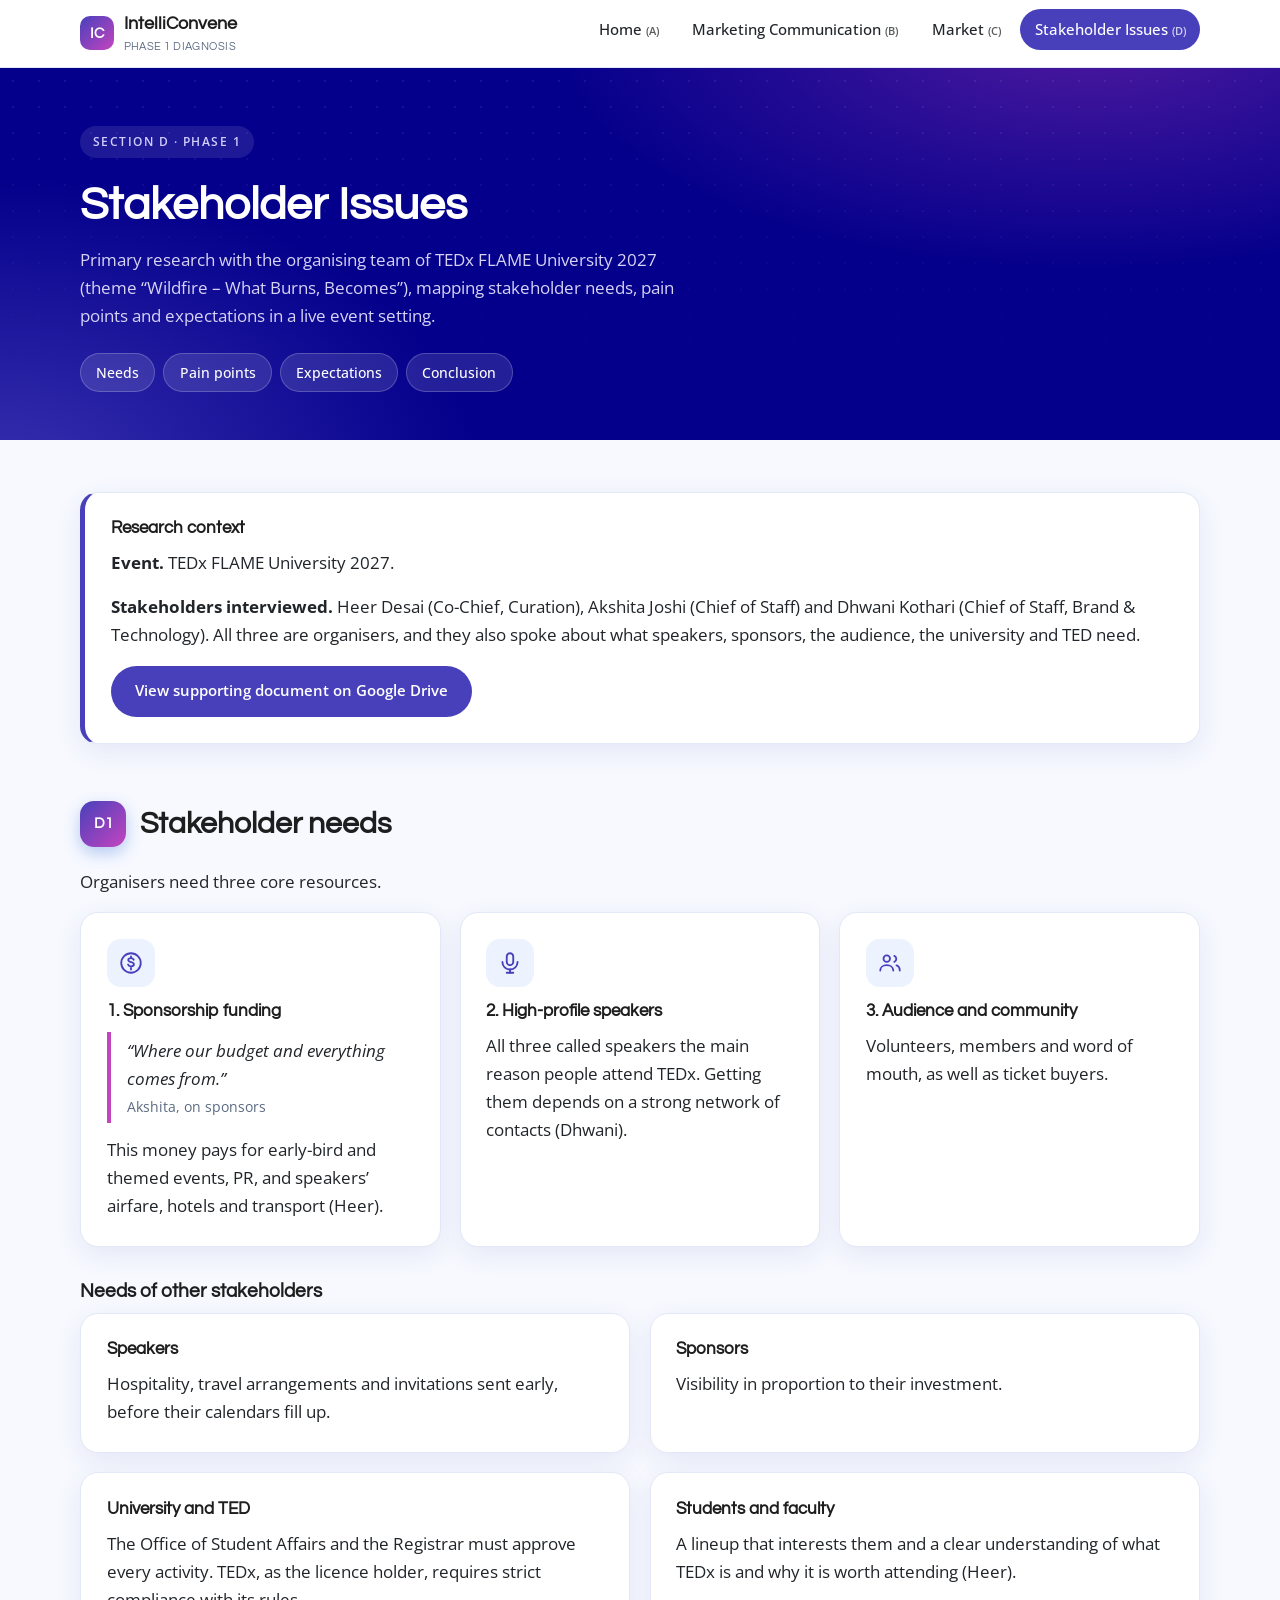
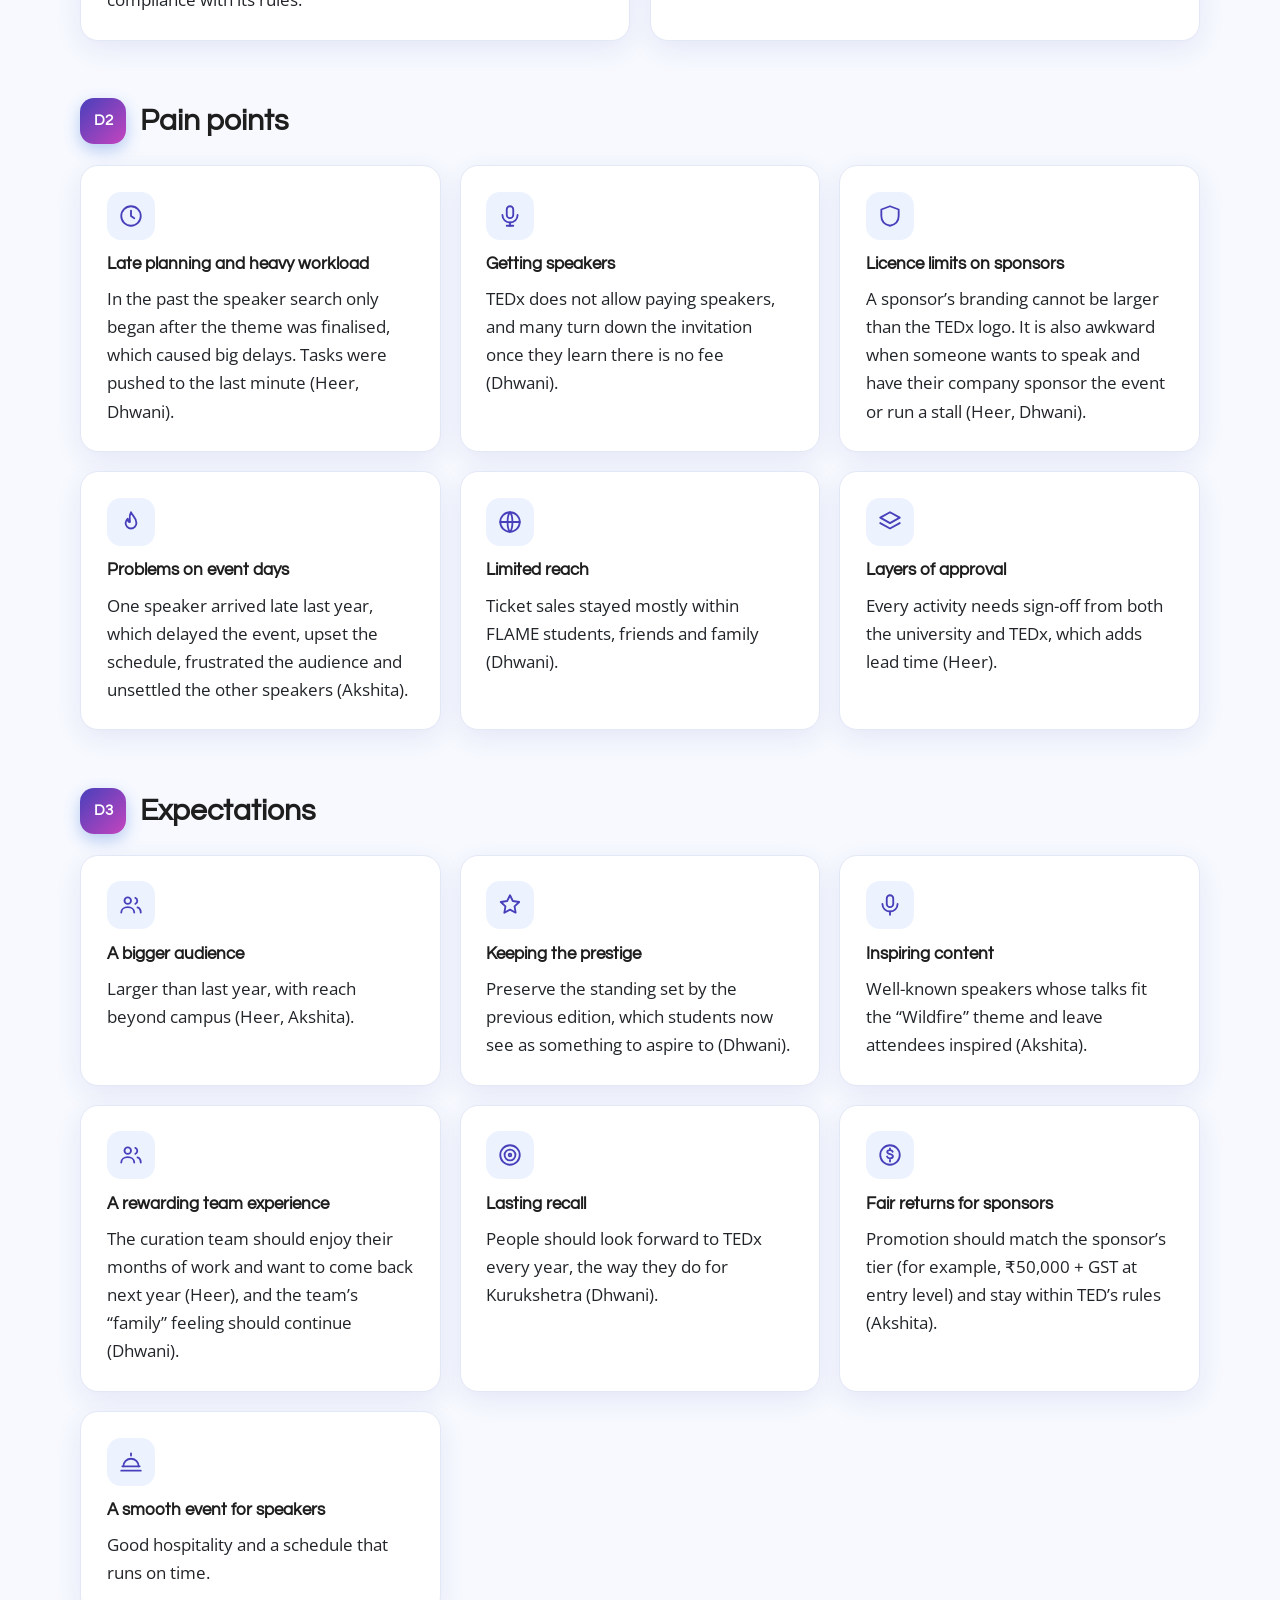
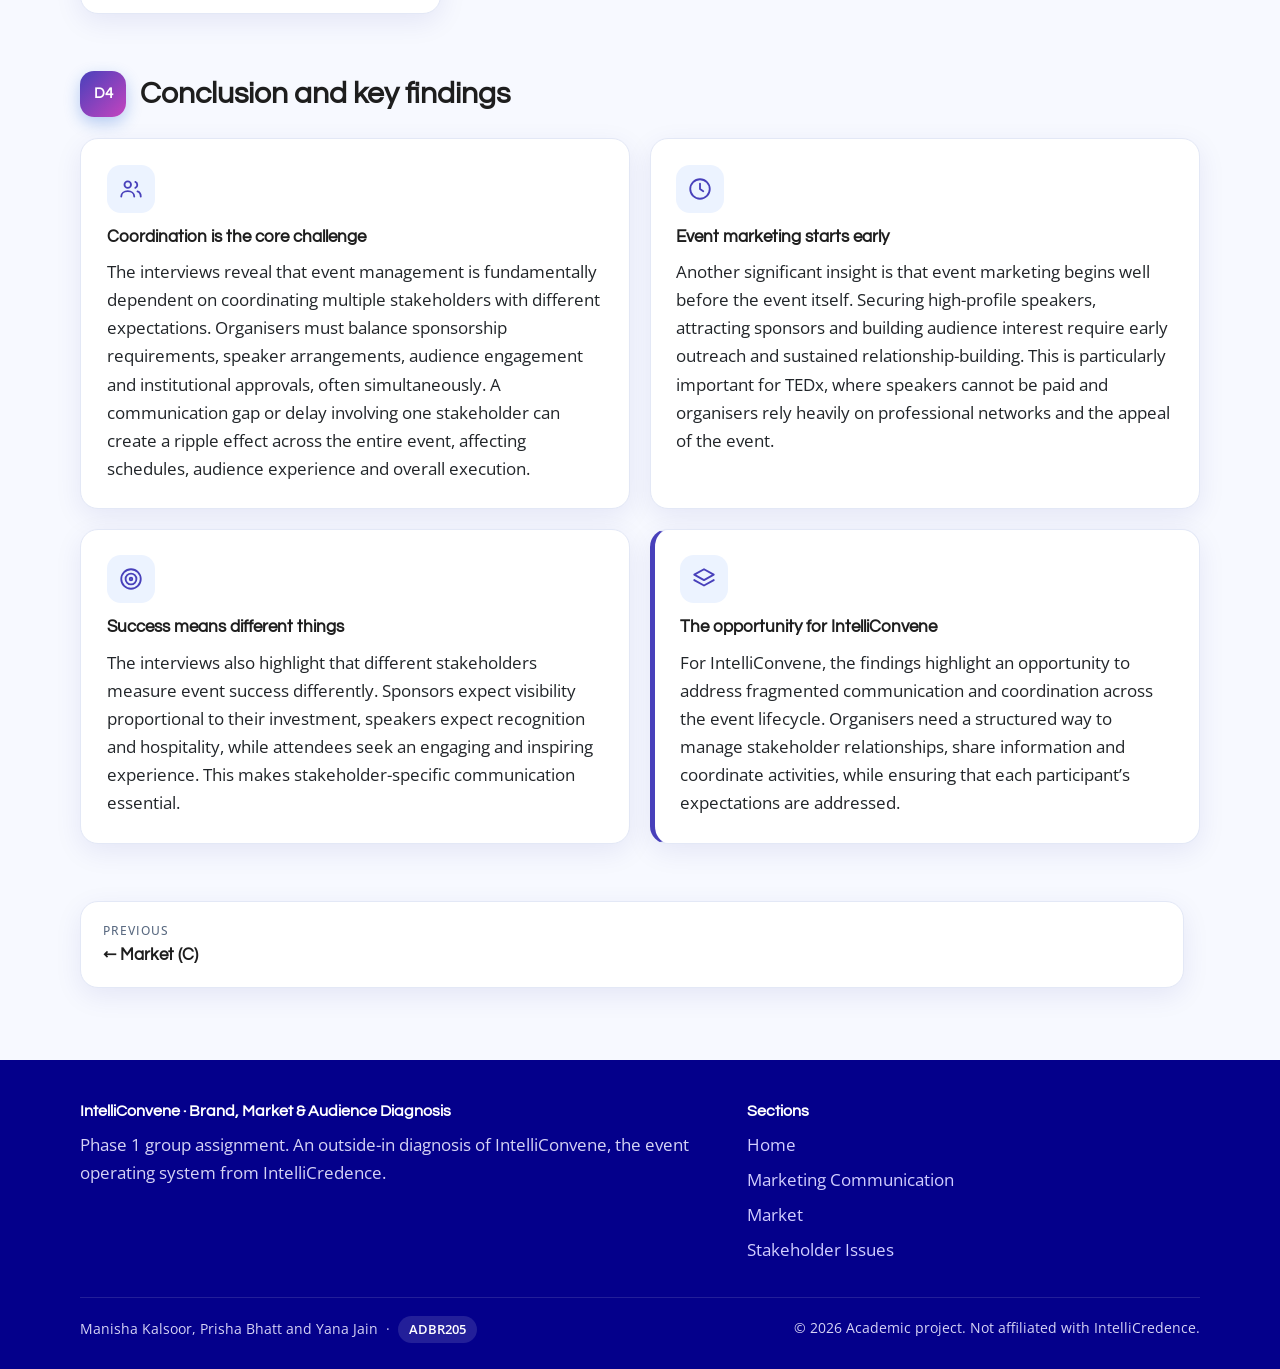
<file: stakeholders.html>
<!DOCTYPE html>
<html lang="en">
<head>
<meta charset="utf-8">
<meta name="viewport" content="width=device-width, initial-scale=1">
<title>Stakeholder Issues | IntelliConvene Phase 1 (ADBR205)</title>
<meta name="description" content="Stakeholder needs, pain points and expectations from interviews with the TEDx FLAME University 2027 team.">
<meta name="theme-color" content="#04008b">
<link rel="icon" href="favicon.svg" type="image/svg+xml">
<link rel="preconnect" href="https://fonts.googleapis.com">
<link rel="preconnect" href="https://fonts.gstatic.com" crossorigin>
<link href="https://fonts.googleapis.com/css2?family=Open+Sans:wght@400;500;600&family=Questrial&display=swap" rel="stylesheet">
<link rel="stylesheet" href="style.css">
</head>
<body>
<a class="skip" href="#main">Skip to content</a>
<div class="progress" aria-hidden="true"></div>
<header class="nav" role="banner"><div class="wrap">
<a class="brand" href="index.html" aria-label="IntelliConvene Phase 1 home"><span class="brand-mark">IC</span><span>IntelliConvene<small>PHASE 1 DIAGNOSIS</small></span></a>
<button class="menu-btn" aria-label="Toggle menu" aria-expanded="false" aria-controls="menu"><span></span></button>
<ul class="nav-links" id="menu"><li><a href="index.html">Home<span class="tag">(A)</span></a></li><li><a href="marketing.html">Marketing Communication<span class="tag">(B)</span></a></li><li><a href="market.html">Market<span class="tag">(C)</span></a></li><li><a href="stakeholders.html" class="active" aria-current="page">Stakeholder Issues<span class="tag">(D)</span></a></li></ul></div></header>
<section class="hero small"><div class="wrap">
<span class="eyebrow">Section D · Phase 1</span>
<h1>Stakeholder Issues</h1>
<p class="lead">Primary research with the organising team of TEDx FLAME University 2027 (theme &ldquo;Wildfire &ndash; What Burns, Becomes&rdquo;), mapping stakeholder needs, pain points and expectations in a live event setting.</p>
<div class="chips"><a class="chip" href="#needs">Needs</a><a class="chip" href="#pains">Pain points</a><a class="chip" href="#expectations">Expectations</a><a class="chip" href="#conclusion">Conclusion</a></div>
</div></section>
<main id="main">
<section class="block"><div class="wrap">
<div class="card lead-card flat" data-reveal><h3>Research context</h3>
<p><strong>Event.</strong> TEDx FLAME University 2027.</p>
<p><strong>Stakeholders interviewed.</strong> Heer Desai (Co-Chief, Curation), Akshita Joshi (Chief of Staff) and Dhwani Kothari (Chief of Staff, Brand &amp; Technology). All three are organisers, and they also spoke about what speakers, sponsors, the audience, the university and TED need.</p>
<p style="margin-bottom:0"><a class="btn" style="background:var(--primary);color:#fff" href="https://drive.google.com/file/d/1dEn8xGcVYGYE2jiF9drADYCtSey4Nkx9/view?usp=sharing" target="_blank" rel="noopener">View supporting document on Google Drive</a></p></div>
</div></section><section class="block" id="needs"><div class="wrap">
<div class="block-head" data-reveal><span class="num">D1</span><h2>Stakeholder needs</h2></div>

<p data-reveal>Organisers need three core resources.</p>
<div class="grid g3">
<div class="card" data-reveal><span class="icon-badge" aria-hidden="true"><svg viewBox="0 0 24 24"><circle cx="12" cy="12" r="9"/><path d="M14.5 9c-.5-1-1.6-1.5-2.6-1.5-1.5 0-2.4.8-2.4 1.8 0 2.6 5.2 1.2 5.2 3.9 0 1-1 1.9-2.6 1.9-1.2 0-2.3-.6-2.8-1.7M12 6v1.5M12 16.5V18"/></svg></span><h3>1. Sponsorship funding</h3><blockquote class="quote">&ldquo;Where our budget and everything comes from.&rdquo;<cite>Akshita, on sponsors</cite></blockquote><p>This money pays for early-bird and themed events, PR, and speakers&rsquo; airfare, hotels and transport (Heer).</p></div>
<div class="card" data-reveal style="--d:.08s"><span class="icon-badge" aria-hidden="true"><svg viewBox="0 0 24 24"><rect x="9" y="3" width="6" height="11" rx="3"/><path d="M5 11a7 7 0 0 0 14 0"/><path d="M12 18v3"/><path d="M9 21h6"/></svg></span><h3>2. High-profile speakers</h3><p>All three called speakers the main reason people attend TEDx. Getting them depends on a strong network of contacts (Dhwani).</p></div>
<div class="card" data-reveal style="--d:.16s"><span class="icon-badge" aria-hidden="true"><svg viewBox="0 0 24 24"><path d="M9 11a3 3 0 1 0 0-6 3 3 0 0 0 0 6z"/><path d="M3 19c0-3 2.7-5 6-5s6 2 6 5"/><path d="M16 5.5a3 3 0 0 1 0 5.5"/><path d="M18 14.3c1.8.6 3 2.2 3 4.7"/></svg></span><h3>3. Audience and community</h3><p>Volunteers, members and word of mouth, as well as ticket buyers.</p></div>
</div>
<h3 style="margin-top:2rem" data-reveal>Needs of other stakeholders</h3>
<div class="grid g2">
<div class="card" data-reveal><h3>Speakers</h3><p>Hospitality, travel arrangements and invitations sent early, before their calendars fill up.</p></div>
<div class="card" data-reveal style="--d:.06s"><h3>Sponsors</h3><p>Visibility in proportion to their investment.</p></div>
<div class="card" data-reveal><h3>University and TED</h3><p>The Office of Student Affairs and the Registrar must approve every activity. TEDx, as the licence holder, requires strict compliance with its rules.</p></div>
<div class="card" data-reveal style="--d:.06s"><h3>Students and faculty</h3><p>A lineup that interests them and a clear understanding of what TEDx is and why it is worth attending (Heer).</p></div>
</div>
</div></section><section class="block" id="pains"><div class="wrap">
<div class="block-head" data-reveal><span class="num">D2</span><h2>Pain points</h2></div>
<div class="grid g3"><div class="card" data-reveal style="--d:0.00s"><span class="icon-badge" aria-hidden="true"><svg viewBox="0 0 24 24"><circle cx="12" cy="12" r="9"/><path d="M12 7v5l3 2"/></svg></span><h3>Late planning and heavy workload</h3><p>In the past the speaker search only began after the theme was finalised, which caused big delays. Tasks were pushed to the last minute (Heer, Dhwani).</p></div><div class="card" data-reveal style="--d:0.07s"><span class="icon-badge" aria-hidden="true"><svg viewBox="0 0 24 24"><rect x="9" y="3" width="6" height="11" rx="3"/><path d="M5 11a7 7 0 0 0 14 0"/><path d="M12 18v3"/><path d="M9 21h6"/></svg></span><h3>Getting speakers</h3><p>TEDx does not allow paying speakers, and many turn down the invitation once they learn there is no fee (Dhwani).</p></div><div class="card" data-reveal style="--d:0.14s"><span class="icon-badge" aria-hidden="true"><svg viewBox="0 0 24 24"><path d="M12 3l8 3v6c0 5-3.5 8-8 9-4.5-1-8-4-8-9V6z"/></svg></span><h3>Licence limits on sponsors</h3><p>A sponsor&rsquo;s branding cannot be larger than the TEDx logo. It is also awkward when someone wants to speak and have their company sponsor the event or run a stall (Heer, Dhwani).</p></div><div class="card" data-reveal style="--d:0.21s"><span class="icon-badge" aria-hidden="true"><svg viewBox="0 0 24 24"><path d="M12 3c1 3 5 5 5 10a5 5 0 0 1-10 0c0-2 1-3 2-4 0 2 1 3 2 3 0-3-1-6 1-9z"/></svg></span><h3>Problems on event days</h3><p>One speaker arrived late last year, which delayed the event, upset the schedule, frustrated the audience and unsettled the other speakers (Akshita).</p></div><div class="card" data-reveal style="--d:0.28s"><span class="icon-badge" aria-hidden="true"><svg viewBox="0 0 24 24"><circle cx="12" cy="12" r="9"/><path d="M3 12h18"/><path d="M12 3c3 3 3 15 0 18M12 3c-3 3-3 15 0 18"/></svg></span><h3>Limited reach</h3><p>Ticket sales stayed mostly within FLAME students, friends and family (Dhwani).</p></div><div class="card" data-reveal style="--d:0.35s"><span class="icon-badge" aria-hidden="true"><svg viewBox="0 0 24 24"><path d="M12 3l9 5-9 5-9-5z"/><path d="M3 13l9 5 9-5"/></svg></span><h3>Layers of approval</h3><p>Every activity needs sign-off from both the university and TEDx, which adds lead time (Heer).</p></div></div>
</div></section><section class="block" id="expectations"><div class="wrap">
<div class="block-head" data-reveal><span class="num">D3</span><h2>Expectations</h2></div>
<div class="grid g3"><div class="card" data-reveal style="--d:0.00s"><span class="icon-badge" aria-hidden="true"><svg viewBox="0 0 24 24"><path d="M9 11a3 3 0 1 0 0-6 3 3 0 0 0 0 6z"/><path d="M3 19c0-3 2.7-5 6-5s6 2 6 5"/><path d="M16 5.5a3 3 0 0 1 0 5.5"/><path d="M18 14.3c1.8.6 3 2.2 3 4.7"/></svg></span><h3>A bigger audience</h3><p>Larger than last year, with reach beyond campus (Heer, Akshita).</p></div><div class="card" data-reveal style="--d:0.07s"><span class="icon-badge" aria-hidden="true"><svg viewBox="0 0 24 24"><path d="M12 3l2.6 5.3 5.9.9-4.3 4.1 1 5.8L12 16.3 6.8 19.1l1-5.8L3.5 9.2l5.9-.9z"/></svg></span><h3>Keeping the prestige</h3><p>Preserve the standing set by the previous edition, which students now see as something to aspire to (Dhwani).</p></div><div class="card" data-reveal style="--d:0.14s"><span class="icon-badge" aria-hidden="true"><svg viewBox="0 0 24 24"><rect x="9" y="3" width="6" height="11" rx="3"/><path d="M5 11a7 7 0 0 0 14 0"/><path d="M12 18v3"/></svg></span><h3>Inspiring content</h3><p>Well-known speakers whose talks fit the &ldquo;Wildfire&rdquo; theme and leave attendees inspired (Akshita).</p></div><div class="card" data-reveal style="--d:0.21s"><span class="icon-badge" aria-hidden="true"><svg viewBox="0 0 24 24"><path d="M9 11a3 3 0 1 0 0-6 3 3 0 0 0 0 6z"/><path d="M3 19c0-3 2.7-5 6-5s6 2 6 5"/><path d="M16 5.5a3 3 0 0 1 0 5.5"/><path d="M18 14.3c1.8.6 3 2.2 3 4.7"/></svg></span><h3>A rewarding team experience</h3><p>The curation team should enjoy their months of work and want to come back next year (Heer), and the team&rsquo;s &ldquo;family&rdquo; feeling should continue (Dhwani).</p></div><div class="card" data-reveal style="--d:0.28s"><span class="icon-badge" aria-hidden="true"><svg viewBox="0 0 24 24"><circle cx="12" cy="12" r="9"/><circle cx="12" cy="12" r="5"/><circle cx="12" cy="12" r="1.2"/></svg></span><h3>Lasting recall</h3><p>People should look forward to TEDx every year, the way they do for Kurukshetra (Dhwani).</p></div><div class="card" data-reveal style="--d:0.35s"><span class="icon-badge" aria-hidden="true"><svg viewBox="0 0 24 24"><circle cx="12" cy="12" r="9"/><path d="M14.5 9c-.5-1-1.6-1.5-2.6-1.5-1.5 0-2.4.8-2.4 1.8 0 2.6 5.2 1.2 5.2 3.9 0 1-1 1.9-2.6 1.9-1.2 0-2.3-.6-2.8-1.7M12 6v1.5M12 16.5V18"/></svg></span><h3>Fair returns for sponsors</h3><p>Promotion should match the sponsor&rsquo;s tier (for example, &#8377;50,000 + GST at entry level) and stay within TED&rsquo;s rules (Akshita).</p></div><div class="card" data-reveal style="--d:0.42s"><span class="icon-badge" aria-hidden="true"><svg viewBox="0 0 24 24"><path d="M4 16h16"/><path d="M5 16a7 7 0 0 1 14 0"/><path d="M12 6V4"/><path d="M3 20h18"/></svg></span><h3>A smooth event for speakers</h3><p>Good hospitality and a schedule that runs on time.</p></div></div>
</div></section><section class="block" id="conclusion"><div class="wrap">
<div class="block-head" data-reveal><span class="num">D4</span><h2>Conclusion and key findings</h2></div>

<div class="grid g2">
<div class="card" data-reveal><span class="icon-badge" aria-hidden="true"><svg viewBox="0 0 24 24"><path d="M9 11a3 3 0 1 0 0-6 3 3 0 0 0 0 6z"/><path d="M3 19c0-3 2.7-5 6-5s6 2 6 5"/><path d="M16 5.5a3 3 0 0 1 0 5.5"/><path d="M18 14.3c1.8.6 3 2.2 3 4.7"/></svg></span><h3>Coordination is the core challenge</h3>
<p>The interviews reveal that event management is fundamentally dependent on coordinating multiple stakeholders with different expectations. Organisers must balance sponsorship requirements, speaker arrangements, audience engagement and institutional approvals, often simultaneously. A communication gap or delay involving one stakeholder can create a ripple effect across the entire event, affecting schedules, audience experience and overall execution.</p></div>
<div class="card" data-reveal style="--d:.08s"><span class="icon-badge" aria-hidden="true"><svg viewBox="0 0 24 24"><circle cx="12" cy="12" r="9"/><path d="M12 7v5l3 2"/></svg></span><h3>Event marketing starts early</h3>
<p>Another significant insight is that event marketing begins well before the event itself. Securing high-profile speakers, attracting sponsors and building audience interest require early outreach and sustained relationship-building. This is particularly important for TEDx, where speakers cannot be paid and organisers rely heavily on professional networks and the appeal of the event.</p></div>
<div class="card" data-reveal><span class="icon-badge" aria-hidden="true"><svg viewBox="0 0 24 24"><circle cx="12" cy="12" r="9"/><circle cx="12" cy="12" r="5"/><circle cx="12" cy="12" r="1.2"/></svg></span><h3>Success means different things</h3>
<p>The interviews also highlight that different stakeholders measure event success differently. Sponsors expect visibility proportional to their investment, speakers expect recognition and hospitality, while attendees seek an engaging and inspiring experience. This makes stakeholder-specific communication essential.</p></div>
<div class="card lead-card" data-reveal style="--d:.08s"><span class="icon-badge" aria-hidden="true"><svg viewBox="0 0 24 24"><path d="M12 3l9 5-9 5-9-5z"/><path d="M3 13l9 5 9-5"/></svg></span><h3>The opportunity for IntelliConvene</h3>
<p>For IntelliConvene, the findings highlight an opportunity to address fragmented communication and coordination across the event lifecycle. Organisers need a structured way to manage stakeholder relationships, share information and coordinate activities, while ensuring that each participant&rsquo;s expectations are addressed.</p></div>
</div>
</div></section>
<div class="wrap"><nav class="pager" aria-label="Page navigation"><a href="market.html"><small>Previous</small>&larr; Market (C)</a><span></span></nav></div>
</main>
<footer><div class="wrap"><div class="cols">
<div><h4>IntelliConvene · Brand, Market &amp; Audience Diagnosis</h4>
<p>Phase 1 group assignment. An outside-in diagnosis of IntelliConvene, the event operating system from IntelliCredence.</p></div>
<div><h4>Sections</h4><ul><li><a href="index.html">Home</a></li><li><a href="marketing.html">Marketing Communication</a></li><li><a href="market.html">Market</a></li><li><a href="stakeholders.html">Stakeholder Issues</a></li></ul></div></div>
<div class="foot-bottom"><span>Manisha Kalsoor, Prisha Bhatt and Yana Jain &nbsp;·&nbsp; <span class="code">ADBR205</span></span><span>&copy; 2026 Academic project. Not affiliated with IntelliCredence.</span></div></div></footer>
<script src="main.js"></script>
</body>
</html>
</file>
<file: style.css>
/* ==========================================================
   IntelliConvene Phase 1 report - ADBR205
   BRAND TOKENS: edit these variables to match intellicredence.com
   exactly. Everything else in the site reads from them.
   ========================================================== */
:root {
  --navy: #1e1e1e;        /* heading colour (intellicredence.com h2/h4) */
  --hero: #04008b;        /* deep blue (intellicredence.com footer) */
  --primary: #4840bb;     /* brand indigo (intellicredence.com buttons/links) */
  --primary-dark: #04008b;
  --accent: #c544bf;      /* magenta accent (intellicredence.com gradient) */
  --bg: #f7f9ff;          /* page background */
  --surface: #ffffff;     /* cards */
  --text: #212529;
  --muted: #5b6b82;
  --line: #e3e8f6;
  --good: #14966b;
  --bad: #d2493f;
  --font-head: "Questrial", "Segoe UI", system-ui, sans-serif;
  --font-body: "Open Sans", "Segoe UI", system-ui, sans-serif;
  --radius: 18px;
  --shadow: 0 8px 28px rgba(4, 0, 139, 0.08);
  --shadow-hover: 0 14px 38px rgba(4, 0, 139, 0.14);
  --nav-h: 68px;
}

* { box-sizing: border-box; }
html { scroll-behavior: smooth; scroll-padding-top: calc(var(--nav-h) + 16px); }
body {
  margin: 0; font-family: var(--font-body); color: var(--text);
  background: var(--bg); line-height: 1.7; font-size: 16.5px;
  -webkit-font-smoothing: antialiased;
}
img, svg { max-width: 100%; }
a { color: var(--primary); text-decoration: none; }
a:hover { text-decoration: underline; }
h1, h2, h3, h4 { font-family: var(--font-head); color: var(--navy); line-height: 1.25; margin: 0 0 .6rem; }
p { margin: 0 0 1rem; }
ul { padding-left: 1.2rem; margin: 0 0 1rem; }
li { margin-bottom: .45rem; }

.wrap { width: min(1120px, 92%); margin: 0 auto; }

/* ---------- Skip link + progress ---------- */
.skip { position: absolute; left: -999px; top: 0; background: var(--primary); color: #fff; padding: .6rem 1rem; z-index: 200; border-radius: 0 0 10px 0; }
.skip:focus { left: 0; }
.progress { position: fixed; top: 0; left: 0; height: 3px; width: 0; background: linear-gradient(90deg, var(--primary), var(--accent)); z-index: 150; }

/* ---------- Sticky nav ---------- */
.nav {
  position: sticky; top: 0; z-index: 100; height: var(--nav-h);
  background: rgba(255, 255, 255, .92); backdrop-filter: blur(12px);
  border-bottom: 1px solid var(--line); transition: box-shadow .25s;
}
.nav.scrolled { box-shadow: 0 6px 22px rgba(4, 0, 139, .08); }
.nav .wrap { height: 100%; display: flex; align-items: center; justify-content: space-between; gap: 1rem; }
.brand { display: flex; align-items: center; gap: .6rem; font-family: var(--font-head); font-weight: 700; color: var(--navy); font-size: 1.1rem; }
.brand:hover { text-decoration: none; }
.brand-mark { width: 34px; height: 34px; border-radius: 10px; background: linear-gradient(135deg, var(--primary), var(--accent)); display: grid; place-items: center; color: #fff; font-size: .95rem; }
.brand small { display: block; font-weight: 500; font-size: .68rem; color: var(--muted); letter-spacing: .04em; margin-top: -2px; }
.nav-links { display: flex; gap: .3rem; list-style: none; margin: 0; padding: 0; }
.nav-links a {
  display: block; padding: .5rem .9rem; border-radius: 999px; color: var(--text);
  font-weight: 500; font-size: .92rem; transition: background .2s, color .2s;
}
.nav-links a:hover { background: #ecf3ff; text-decoration: none; color: var(--primary); }
.nav-links a.active { background: var(--primary); color: #fff; }
.nav-links .tag { font-size: .7rem; opacity: .75; margin-left: .25rem; font-weight: 600; }
.menu-btn { display: none; background: none; border: 1px solid var(--line); border-radius: 12px; width: 44px; height: 44px; cursor: pointer; }
.menu-btn span, .menu-btn span::before, .menu-btn span::after { display: block; width: 20px; height: 2px; background: var(--navy); margin: auto; position: relative; transition: transform .25s, background .25s; }
.menu-btn span::before, .menu-btn span::after { content: ""; position: absolute; left: 0; }
.menu-btn span::before { top: -6px; } .menu-btn span::after { top: 6px; }
.menu-btn[aria-expanded="true"] span { background: transparent; }
.menu-btn[aria-expanded="true"] span::before { transform: translateY(6px) rotate(45deg); }
.menu-btn[aria-expanded="true"] span::after { transform: translateY(-6px) rotate(-45deg); }

/* ---------- Hero ---------- */
.hero {
  position: relative; overflow: hidden; color: #fff; padding: 5.5rem 0 4.5rem;
  background: radial-gradient(900px 400px at 85% -10%, rgba(197, 68, 191, .38), transparent 60%),
              radial-gradient(800px 500px at 0% 110%, rgba(72, 64, 187, .75), transparent 60%),
              var(--hero);
}
.hero.small { padding: 3.6rem 0 3rem; }
.hero::after { content: ""; position: absolute; inset: 0; background-image: radial-gradient(rgba(255,255,255,.08) 1px, transparent 1px); background-size: 26px 26px; mask-image: linear-gradient(to bottom, #000, transparent 85%); pointer-events: none; }
.hero .wrap { position: relative; z-index: 1; }
.eyebrow { display: inline-block; font-size: .78rem; letter-spacing: .12em; text-transform: uppercase; font-weight: 600; color: #d2ceff; background: rgba(255,255,255,.1); padding: .35rem .8rem; border-radius: 999px; margin-bottom: 1.1rem; }
.hero h1 { color: #fff; font-size: clamp(2.2rem, 6vw, 4rem); margin-bottom: .8rem; }
.hero.small h1 { font-size: clamp(1.9rem, 4.6vw, 2.9rem); }
.hero .tagline { font-size: clamp(1.05rem, 2.2vw, 1.35rem); color: #e6e3ff; max-width: 40ch; margin-bottom: 1.6rem; font-family: var(--font-head); font-weight: 400; }
.hero .lead { color: #d6d3f5; max-width: 62ch; }
.chips { display: flex; flex-wrap: wrap; gap: .5rem; margin-top: 1.4rem; }
.chip { padding: .45rem .95rem; border-radius: 999px; font-size: .85rem; font-weight: 500; color: #fff; background: rgba(255,255,255,.12); border: 1px solid rgba(255,255,255,.2); transition: background .2s, transform .2s; }
.chip:hover { background: rgba(255,255,255,.24); text-decoration: none; transform: translateY(-2px); }
.btn { display: inline-block; padding: .8rem 1.5rem; border-radius: 999px; font-weight: 600; font-size: .95rem; background: var(--accent); color: #fff; transition: transform .2s, box-shadow .2s; }
.btn:hover { text-decoration: none; transform: translateY(-2px); box-shadow: 0 10px 24px rgba(197,68,191,.4); }
.btn.ghost { background: transparent; color: #fff; border: 1px solid rgba(255,255,255,.4); margin-left: .5rem; }
.btn.ghost:hover { box-shadow: none; background: rgba(255,255,255,.1); }

/* ---------- Blocks ---------- */
main section.block { padding: 3.2rem 0 .4rem; }
.block-head { display: flex; align-items: center; gap: .9rem; margin-bottom: 1.3rem; }
.num { flex: none; width: 46px; height: 46px; border-radius: 14px; background: linear-gradient(135deg, var(--primary), var(--accent)); color: #fff; display: grid; place-items: center; font-family: var(--font-head); font-weight: 700; font-size: .95rem; box-shadow: 0 6px 16px rgba(26,95,208,.3); }
.block-head h2 { margin: 0; font-size: clamp(1.35rem, 3vw, 1.9rem); }
.section-label { padding-top: 2.6rem; font-size: .8rem; letter-spacing: .14em; text-transform: uppercase; color: var(--primary); font-weight: 700; }

.card { background: var(--surface); border: 1px solid var(--line); border-radius: var(--radius); padding: 1.6rem; box-shadow: var(--shadow); transition: transform .25s, box-shadow .25s; }
.card:hover { transform: translateY(-4px); box-shadow: var(--shadow-hover); }
.card.flat:hover { transform: none; box-shadow: var(--shadow); }
.card h3 { font-size: 1.08rem; }
.card p:last-child, .card ul:last-child { margin-bottom: 0; }
.grid { display: grid; gap: 1.2rem; }
.g2 { grid-template-columns: repeat(2, 1fr); }
.g3 { grid-template-columns: repeat(3, 1fr); }
.g4 { grid-template-columns: repeat(4, 1fr); }
.lead-card { border-left: 5px solid var(--primary); }
.note { font-size: .9rem; color: var(--muted); }

.icon-badge { width: 48px; height: 48px; border-radius: 14px; background: #ecf3ff; color: var(--primary); display: grid; place-items: center; margin-bottom: .9rem; transition: background .25s, color .25s, transform .25s; }
.icon-badge svg { width: 26px; height: 26px; fill: none; stroke: currentColor; stroke-width: 1.7; stroke-linecap: round; stroke-linejoin: round; }
.card:hover .icon-badge { background: var(--primary); color: #fff; transform: rotate(-4deg) scale(1.05); }

/* stakeholders */
.stake { text-align: center; }
.stake .icon-badge { width: 64px; height: 64px; margin: 0 auto 1rem; border-radius: 20px; }
.stake .icon-badge svg { width: 32px; height: 32px; }
.stake p { font-size: .93rem; color: var(--muted); }
.pill { display: inline-block; font-size: .72rem; font-weight: 600; padding: .2rem .65rem; border-radius: 999px; background: #f9e9f8; color: #9a2f95; margin-bottom: .6rem; }
.pill.blue { background: #ecf3ff; color: var(--primary); }

/* working / not working */
.col-good { border-top: 5px solid var(--good); } .col-bad { border-top: 5px solid var(--bad); }
.col-good h3 { color: var(--good); } .col-bad h3 { color: var(--bad); }
.tick { list-style: none; padding: 0; }
.tick li { position: relative; padding-left: 1.7rem; }
.tick li::before { position: absolute; left: 0; top: 0; font-weight: 700; }
.col-good .tick li::before { content: "\2713"; color: var(--good); }
.col-bad .tick li::before { content: "\2715"; color: var(--bad); }

/* stats */
.stat { text-align: center; }
.stat .big { font-family: var(--font-head); font-weight: 700; font-size: clamp(1.9rem, 4vw, 2.6rem); color: var(--primary); line-height: 1.1; }
.stat .lbl { color: var(--muted); font-size: .9rem; margin-top: .3rem; }
.bars { margin-top: .6rem; }
.bar-row { display: grid; grid-template-columns: 70px 1fr 90px; gap: .7rem; align-items: center; margin-bottom: .7rem; font-size: .9rem; }
.bar-track { background: #e8ebfa; border-radius: 999px; height: 14px; overflow: hidden; }
.bar-fill { height: 100%; width: 0; border-radius: 999px; background: linear-gradient(90deg, var(--primary), var(--accent)); transition: width 1.2s cubic-bezier(.2,.7,.2,1); }
.in .bar-fill { width: var(--w); }

/* competitors */
.comp { display: flex; flex-direction: column; gap: .4rem; }
.wordmark { font-family: var(--font-head); font-weight: 700; font-size: 1.3rem; padding: .7rem 1rem; border-radius: 12px; background: #f1f3ff; width: fit-content; color: var(--navy); }

/* quote */
.quote { border-left: 4px solid var(--accent); padding: .3rem 0 .3rem 1rem; margin: 0 0 .8rem; color: var(--text); font-style: italic; }
.quote cite { display: block; font-style: normal; font-size: .85rem; color: var(--muted); margin-top: .15rem; }

/* progress card */
.wip { text-align: center; border: 2px dashed #c9c5ee; background: repeating-linear-gradient(135deg, #f8f9ff, #f8f9ff 12px, #f1f3ff 12px, #f1f3ff 24px); }
.wip .pulse { display: inline-block; width: 10px; height: 10px; border-radius: 50%; background: var(--accent); margin-right: .5rem; animation: pulse 1.6s infinite; }
@keyframes pulse { 0% { box-shadow: 0 0 0 0 rgba(197,68,191,.6); } 70% { box-shadow: 0 0 0 12px rgba(197,68,191,0); } 100% { box-shadow: 0 0 0 0 rgba(197,68,191,0); } }

/* refs */
.refs { list-style: none; padding: 0; counter-reset: r; }
.refs li { counter-increment: r; position: relative; padding-left: 2.2rem; }
.refs li::before { content: counter(r); position: absolute; left: 0; top: 2px; width: 1.5rem; height: 1.5rem; border-radius: 50%; background: #ecf3ff; color: var(--primary); font-size: .75rem; font-weight: 700; display: grid; place-items: center; }
.refs { word-break: break-word; }

/* pager */
.pager { display: flex; justify-content: space-between; gap: 1rem; margin: 3.2rem auto 0; }
.pager a { flex: 1; background: var(--surface); border: 1px solid var(--line); border-radius: var(--radius); padding: 1.1rem 1.4rem; box-shadow: var(--shadow); color: var(--navy); font-family: var(--font-head); font-weight: 600; transition: transform .25s, box-shadow .25s; }
.pager a small { display: block; font-family: var(--font-body); font-weight: 500; color: var(--muted); font-size: .78rem; text-transform: uppercase; letter-spacing: .08em; }
.pager a:hover { text-decoration: none; transform: translateY(-3px); box-shadow: var(--shadow-hover); }
.pager .next { text-align: right; }

/* footer */
footer { margin-top: 4.5rem; background: var(--hero); color: #d6d3f5; padding: 2.6rem 0 1.6rem; }
footer .cols { display: grid; grid-template-columns: 1.4fr 1fr; gap: 2rem; }
footer h4 { color: #fff; font-size: 1rem; }
footer ul { list-style: none; padding: 0; margin: 0; }
footer a { color: #d2ceff; }
.foot-bottom { border-top: 1px solid rgba(255,255,255,.12); margin-top: 1.6rem; padding-top: 1.1rem; font-size: .85rem; display: flex; flex-wrap: wrap; justify-content: space-between; gap: .5rem; }
.code { display: inline-block; background: rgba(255,255,255,.12); color: #fff; padding: .15rem .7rem; border-radius: 999px; font-weight: 600; font-size: .82rem; }

/* scroll reveal (only when JS is on) */
.js [data-reveal] { opacity: 0; transform: translateY(22px); transition: opacity .7s ease, transform .7s ease; transition-delay: var(--d, 0s); }
.js [data-reveal].in { opacity: 1; transform: none; }

@media (prefers-reduced-motion: reduce) {
  * { animation: none !important; transition: none !important; scroll-behavior: auto !important; }
  .js [data-reveal] { opacity: 1; transform: none; }
  .bar-fill { width: var(--w); }
}

/* ---------- Responsive ---------- */
@media (max-width: 960px) {
  .g4 { grid-template-columns: repeat(2, 1fr); }
  .g3 { grid-template-columns: repeat(2, 1fr); }
}
@media (max-width: 820px) {
  .menu-btn { display: block; }
  .nav-links {
    position: absolute; top: var(--nav-h); left: 0; right: 0; flex-direction: column; gap: 0;
    background: #fff; border-bottom: 1px solid var(--line); padding: .6rem 4%;
    max-height: 0; overflow: hidden; opacity: 0; transition: max-height .35s ease, opacity .25s; box-shadow: 0 14px 24px rgba(4,0,139,.1);
  }
  .nav-links.open { max-height: 380px; opacity: 1; }
  .nav-links a { padding: .85rem .8rem; border-radius: 12px; }
}
@media (max-width: 640px) {
  body { font-size: 16px; }
  .g2, .g3, .g4 { grid-template-columns: 1fr; }
  .stake-grid { grid-template-columns: repeat(2, 1fr); }
  .stake-grid .stake { padding: 1.2rem .8rem; }
  .hero { padding: 3.6rem 0 3rem; }
  .btn.ghost { margin: .6rem 0 0; }
  footer .cols { grid-template-columns: 1fr; }
  .pager { flex-direction: column; }
  .pager .next { text-align: left; }
  .bar-row { grid-template-columns: 56px 1fr 74px; font-size: .82rem; }
  .brand small { display: none; }
}
</file>
